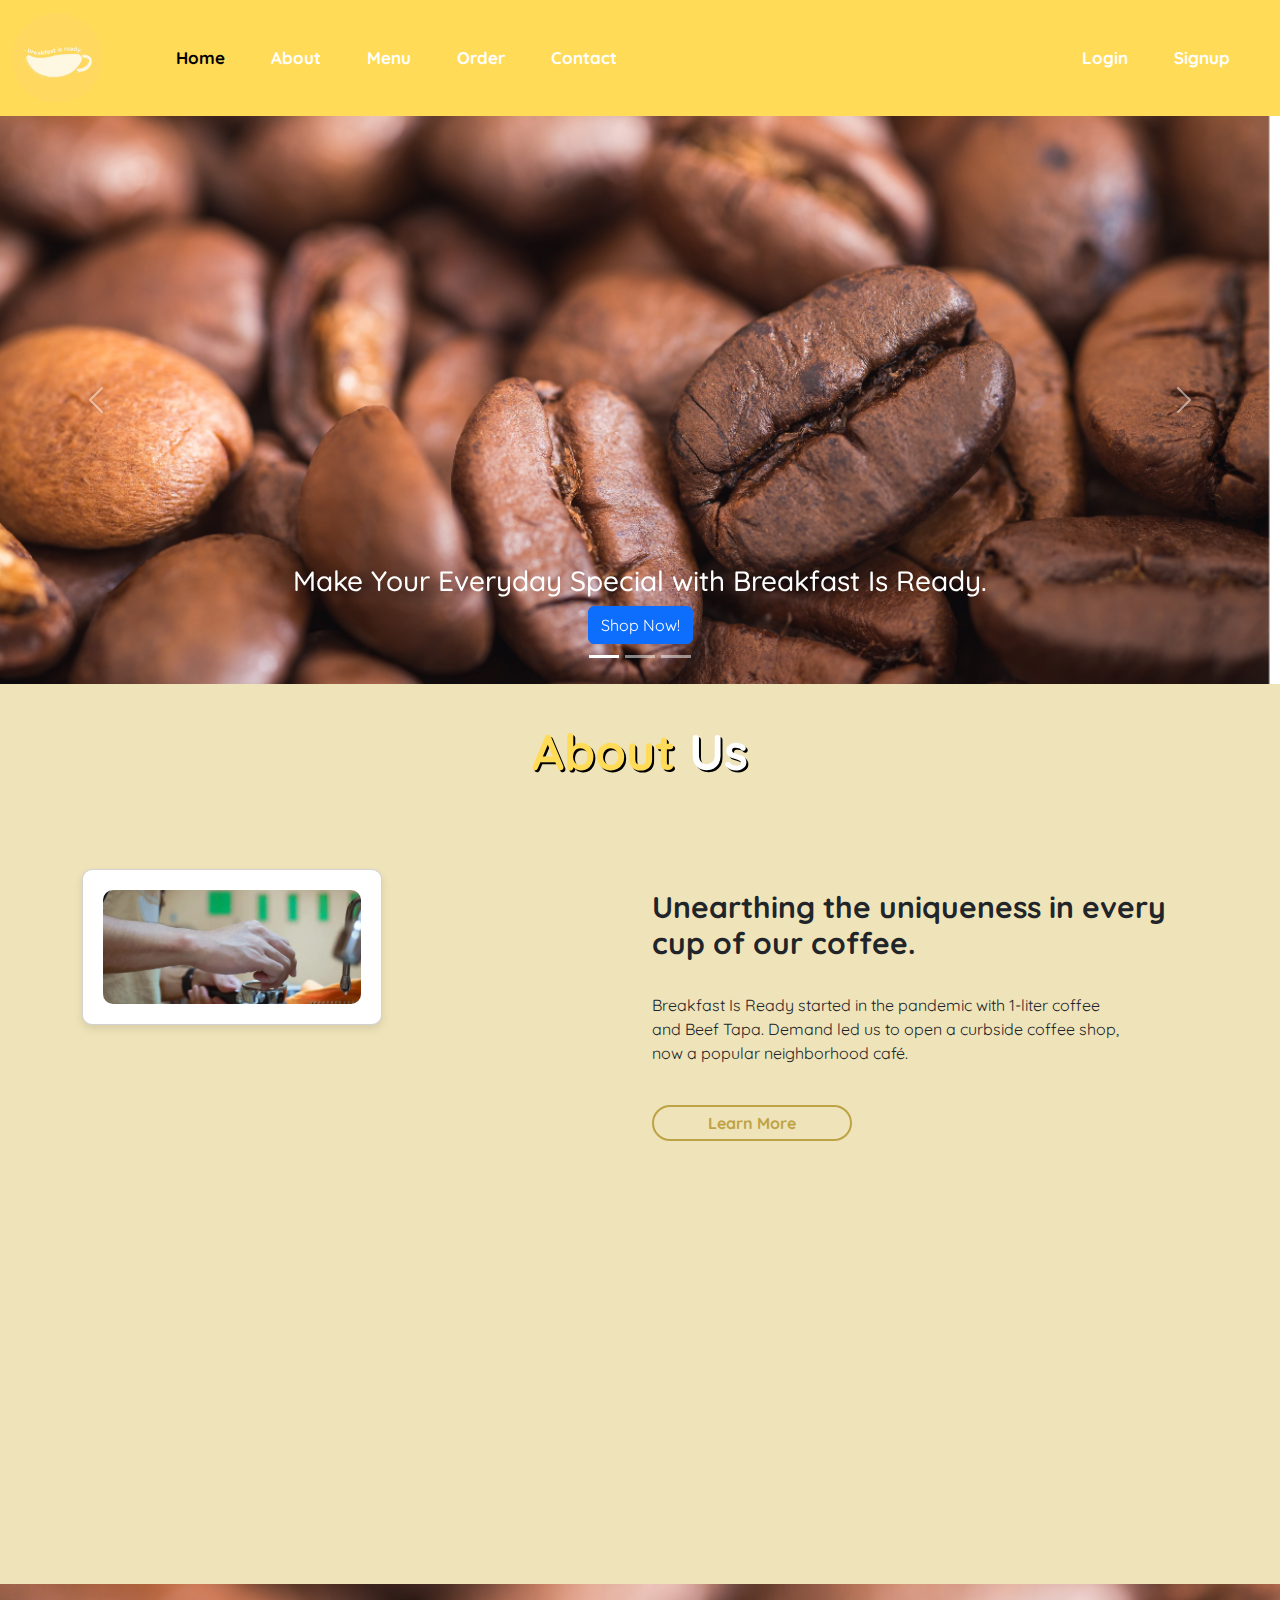
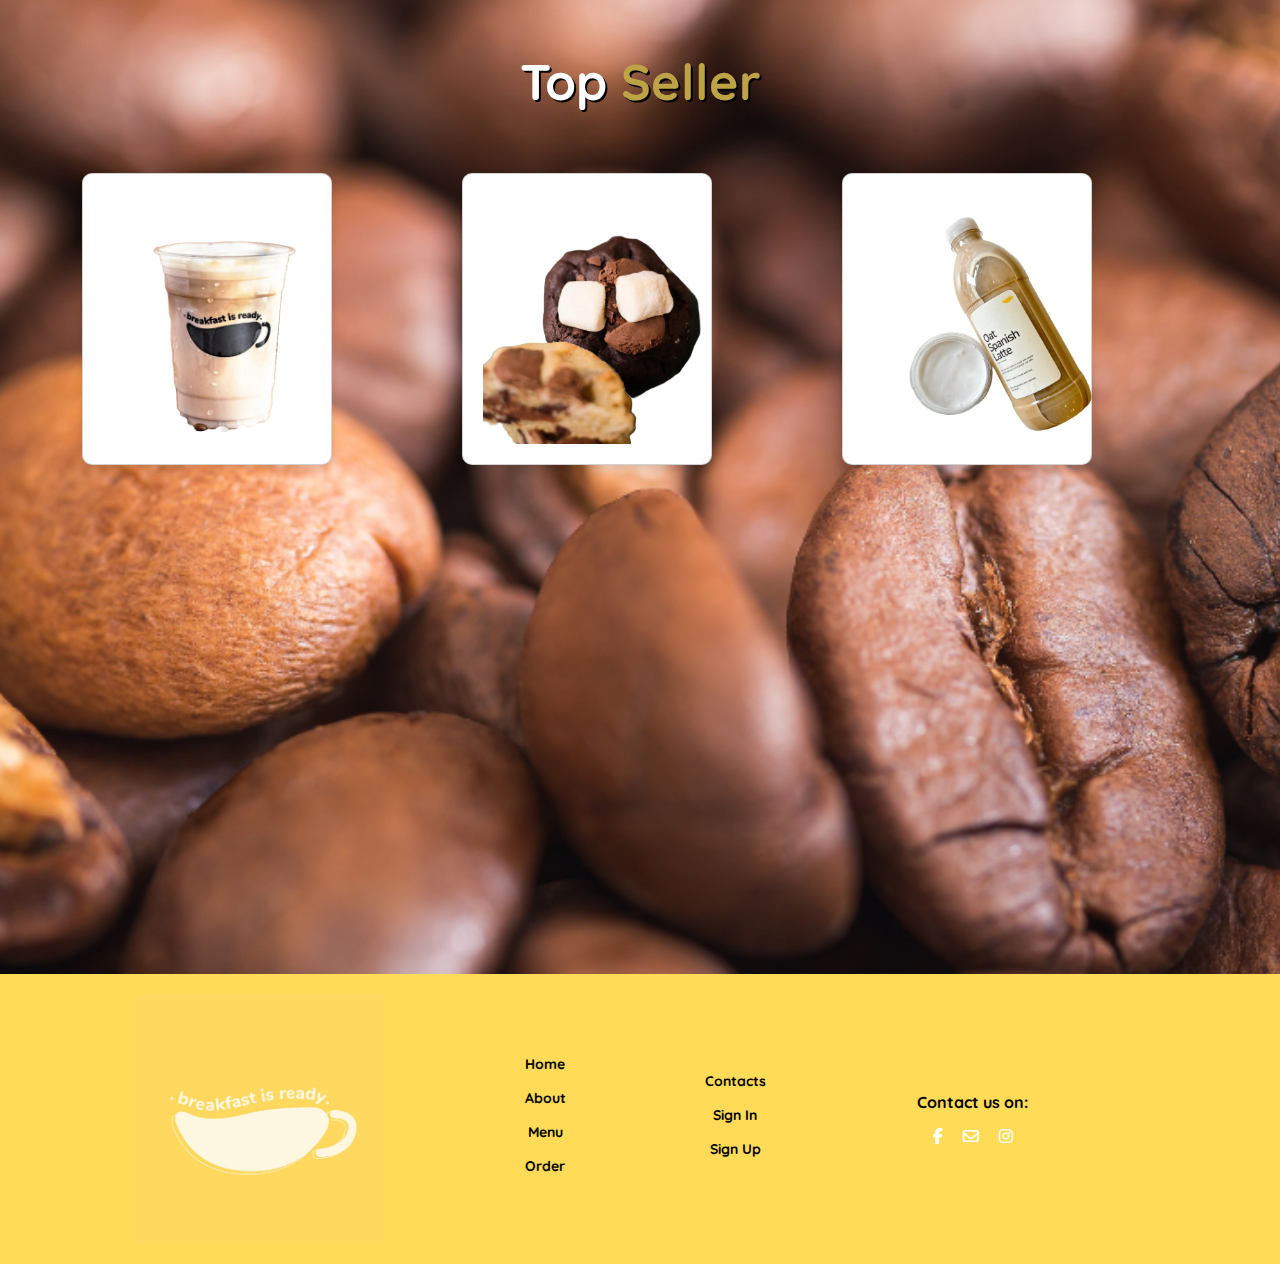
<file: index.html>
<!doctype html>
<html lang="en">
  <head>
    <meta charset="utf-8">
    <meta name="viewport" content="width=device-width, initial-scale=1">
    <title>Breakfast Is Ready</title>
    <link href="https://cdn.jsdelivr.net/npm/bootstrap@5.3.3/dist/css/bootstrap.min.css" rel="stylesheet" integrity="sha384-QWTKZyjpPEjISv5WaRU9OFeRpok6YctnYmDr5pNlyT2bRjXh0JMhjY6hW+ALEwIH" crossorigin="anonymous">
    <link rel="preconnect" href="https://fonts.googleapis.com">
    <link rel="preconnect" href="https://fonts.gstatic.com" crossorigin>
    <link href="https://fonts.googleapis.com/css2?family=Bakbak+One&family=Bebas+Neue&family=Jost:wght@510&family=Magra:wght@400;700&family=Montserrat+Alternates:ital,wght@0,100;0,200;0,300;0,400;0,500;0,600;0,700;0,800;0,900;1,100;1,200;1,300;1,400;1,500;1,600;1,700;1,800;1,900&family=Pathway+Gothic+One&family=Poppins:ital,wght@0,100;0,200;0,300;0,400;0,500;0,600;0,700;0,800;0,900;1,100;1,200;1,300;1,400;1,500;1,600;1,700;1,800;1,900&family=Quicksand:wght@300..700&family=Roboto:ital,wght@0,100;0,300;0,400;0,500;0,700;0,900;1,100;1,300;1,400;1,500;1,700;1,900&family=Saira+Condensed:wght@100;200;300;400;500;600;700;800;900&family=Truculenta:opsz,wght@12..72,100..900&display=swap" rel="stylesheet">
    <link rel="stylesheet" href="https://cdnjs.cloudflare.com/ajax/libs/font-awesome/6.5.2/css/all.min.css">
    <link rel="stylesheet" href="style.css">
  </head>
  <body>
    <script src="https://cdn.jsdelivr.net/npm/bootstrap@5.3.3/dist/js/bootstrap.bundle.min.js" integrity="sha384-YvpcrYf0tY3lHB60NNkmXc5s9fDVZLESaAA55NDzOxhy9GkcIdslK1eN7N6jIeHz" crossorigin="anonymous"></script>
    <div class="all-content">
        <nav class="navbar navbar-expand-lg" id="navbar">
          <div class="container-fluid">
            <a class="navbar-brand" href="#" id="logo"><img src="logo.jpg"></a>
            <button class="navbar-toggler" type="button" data-bs-toggle="collapse" data-bs-target="#navbarSupportedContent" aria-controls="navbarSupportedContent" aria-expanded="false" aria-label="Toggle navigation">
              <span><i class="fa-solid fa-bars" style="color: white; font-size: 23px;"></i></span>
            </button>
            <div class="collapse navbar-collapse" id="navbarSupportedContent">
              <ul class="navbar-nav me-auto mb-2 mb-lg-0">
                <li class="nav-item">
                  <a class="nav-link active" aria-current="page" href="index.html">Home</a>
                </li>
                <li class="nav-item">
                  <a class="nav-link" href="about is.html">About</a>
                </li>
                <li class="nav-item">
                  <a class="nav-link" href="menu.html">Menu</a>
                </li>
                <li class="nav-item">
                  <a class="nav-link" href="orders 1.html">Order</a>
                </li>
                <li class="nav-item">
                  <a class="nav-link" href="Feed.html">Contact</a>
                </li>
              </ul>
              <!-- Login and Signup Links -->
              <ul class="navbar-nav ms-auto mb-2 mb-lg-0">
                <li class="nav-item">
                  <a class="nav-link" href="ChooseLogin.php">Login</a>
                </li>
                <li class="nav-item">
                  <a class="nav-link" href="Registration.php">Signup</a>
                </li>
              </ul>
            </div>
          </div>
          
            </div>
        </nav>


        <div id="carouselExampleCaptions" class="carousel slide">
          <div class="carousel-indicators">
            <button type="button" data-bs-target="#carouselExampleCaptions" data-bs-slide-to="0" class="active" aria-current="true" aria-label="Slide 1"></button>
            <button type="button" data-bs-target="#carouselExampleCaptions" data-bs-slide-to="1" aria-label="Slide 2"></button>
            <button type="button" data-bs-target="#carouselExampleCaptions" data-bs-slide-to="2" aria-label="Slide 3"></button>
          </div>
          <div class="carousel-inner">
            <div class="carousel-item active">
              <img src="bg3.png" class="d-block w-100" alt="...">
              <div class="carousel-caption d-none d-md-block">
                <h3>Make Your Everyday Special with
                  Breakfast Is Ready.</h3>
                <a href="menu.html" class="btn btn-primary">Shop Now!</a>
              </div>
            </div>
            <div class="carousel-item">
              <img src="bg.png" class="d-block w-100" alt="...">
              <div class="carousel-caption d-none d-md-block">
                <<h3>What makes our coffee, coffee?</h3>
                <a href="about is.html" class="btn btn-primary">Know more about us!</a>
              </div>
            </div>
            <div class="carousel-item">
              <img src="bg2.png" class="d-block w-100" alt="...">
              <div class="carousel-caption d-none d-md-block">
                  <h3>Make your experience at our coffee shop memorable by savoring our freshly brewed coffee, enjoying the cozy ambiance, and indulging in our delicious pastries and snacks while you relax or catch up with friends.</h3>
              </div>
            </div>
          </div>
          <button class="carousel-control-prev" type="button" data-bs-target="#carouselExampleCaptions" data-bs-slide="prev">
            <span class="carousel-control-prev-icon" aria-hidden="true"></span>
            <span class="visually-hidden">Previous</span>
          </button>
          <button class="carousel-control-next" type="button" data-bs-target="#carouselExampleCaptions" data-bs-slide="next">
            <span class="carousel-control-next-icon" aria-hidden="true"></span>
            <span class="visually-hidden">Next</span>
          </button>
      </div>

        <section id="about">
            <div class="container">
                <div class="heading">About <span>Us</span></div>
                <div class="row">
                    <div class="col-md-6">
                        <div class="card">
                            <img src="bg2.png">
                        </div>
                    </div>
                    
                    <div class="col-md-6">
                        <h3>Unearthing the uniqueness in every cup of our coffee.</h3><br>
                        <p>Breakfast Is Ready started in the pandemic with 1-liter coffee <br>
                            and Beef Tapa. Demand led us to open a curbside coffee shop, <br>
                            now a popular neighborhood café.</p><br>

                            <a href="about is.html">
                                <button id="about-btn">Learn More</button>
                            </a>
                            
                    </div>
                    
                </div>
            </div>
        </section>
        <section id="top-cards">
            <div class="heading2">Top<span> Seller</span></div><br>
            <div class="container">
                <div class="row">
                    <div class="col-md-4 py-3 py-md-0">
                        <div class="card">
                            <img src="cappucino.png">
                        </div>
                    </div>

                    <div class="col-md-4 py-3 py-md-0">
                        <div class="card">
                            <img src="doublechococookie.png">
                        </div>
                    </div>

                    <div class="col-md-4 py-3 py-md-0">
                        <div class="card">
                            <img src="oatspanishlattel1l2.png">
                        </div>
                    </div>
                </div>
            </div>
        </section>
        
        <footer class="footer text-white">
            <div class="container">
              <div class="row align-items-center">
                <div class="col-md-4 text-center text-md-left mb-3 mb-md-0">
                  <img src="logo.jpg" alt="Logo" class="footer-logo">
                </div>
                <div class="col-md-2 text-center">
                  <div class="footer-links">
                    <div><a href="index.html" class="footer-link">Home</a></div>
                    <div><a href="about is.html" class="footer-link">About</a></div>
                    <div><a href="menu.html" class="footer-link">Menu</a></div>
                    <div><a href="orders 1.html" class="footer-link">Order</a></div>
                  </div>
                </div>
        
                <div class="col-md-2 text-center">
                    <div class="footer-links">
                      <div><a href="Feed.html" class="footer-link">Contacts</a></div>
                      <div><a href="ChooseLogin.php" class="footer-link">Sign In</a></div>
                      <div><a href="Registration.php" class="footer-link">Sign Up</a></div>
                    </div>
                  </div>
        
                <div class="col-md-3 text-center text-md-right">
                  <div class="social-media-title">Contact us on:</div>
                  <a href="https://web.facebook.com/breakyready" class="text-white mx-2"><i class="fab fa-facebook-f"></i></a>
                  <a href="breakfastisready2020@gmail.com" class="text-white mx-2"><i class="fa-regular fa-envelope"></i></a>
                  <a href="https://www.instagram.com/breakfast.isready/" class="text-white mx-2"><i class="fab fa-instagram"></i></a>
                </div>
              </div>
            </div>
          </footer>
        
          <script src="https://code.jquery.com/jquery-3.5.1.slim.min.js"></script>
          <script src="https://cdn.jsdelivr.net/npm/@popperjs/core@2.5.4/dist/umd/popper.min.js"></script>
          <script src="https://stackpath.bootstrapcdn.com/bootstrap/4.5.2/js/bootstrap.min.js"></script>
    </div>
    <script src="https://cdn.jsdelivr.net/npm/bootstrap@5.3.3/dist/js/bootstrap.bundle.min.js" integrity="sha384-YvpcrYf0tY3lHB60NNkmXc5s9fDVZLESaAA55NDzOxhy9GkcIdslK1eN7N6jIeHz" crossorigin="anonymous"></script>
  </body>
</html>
</file>
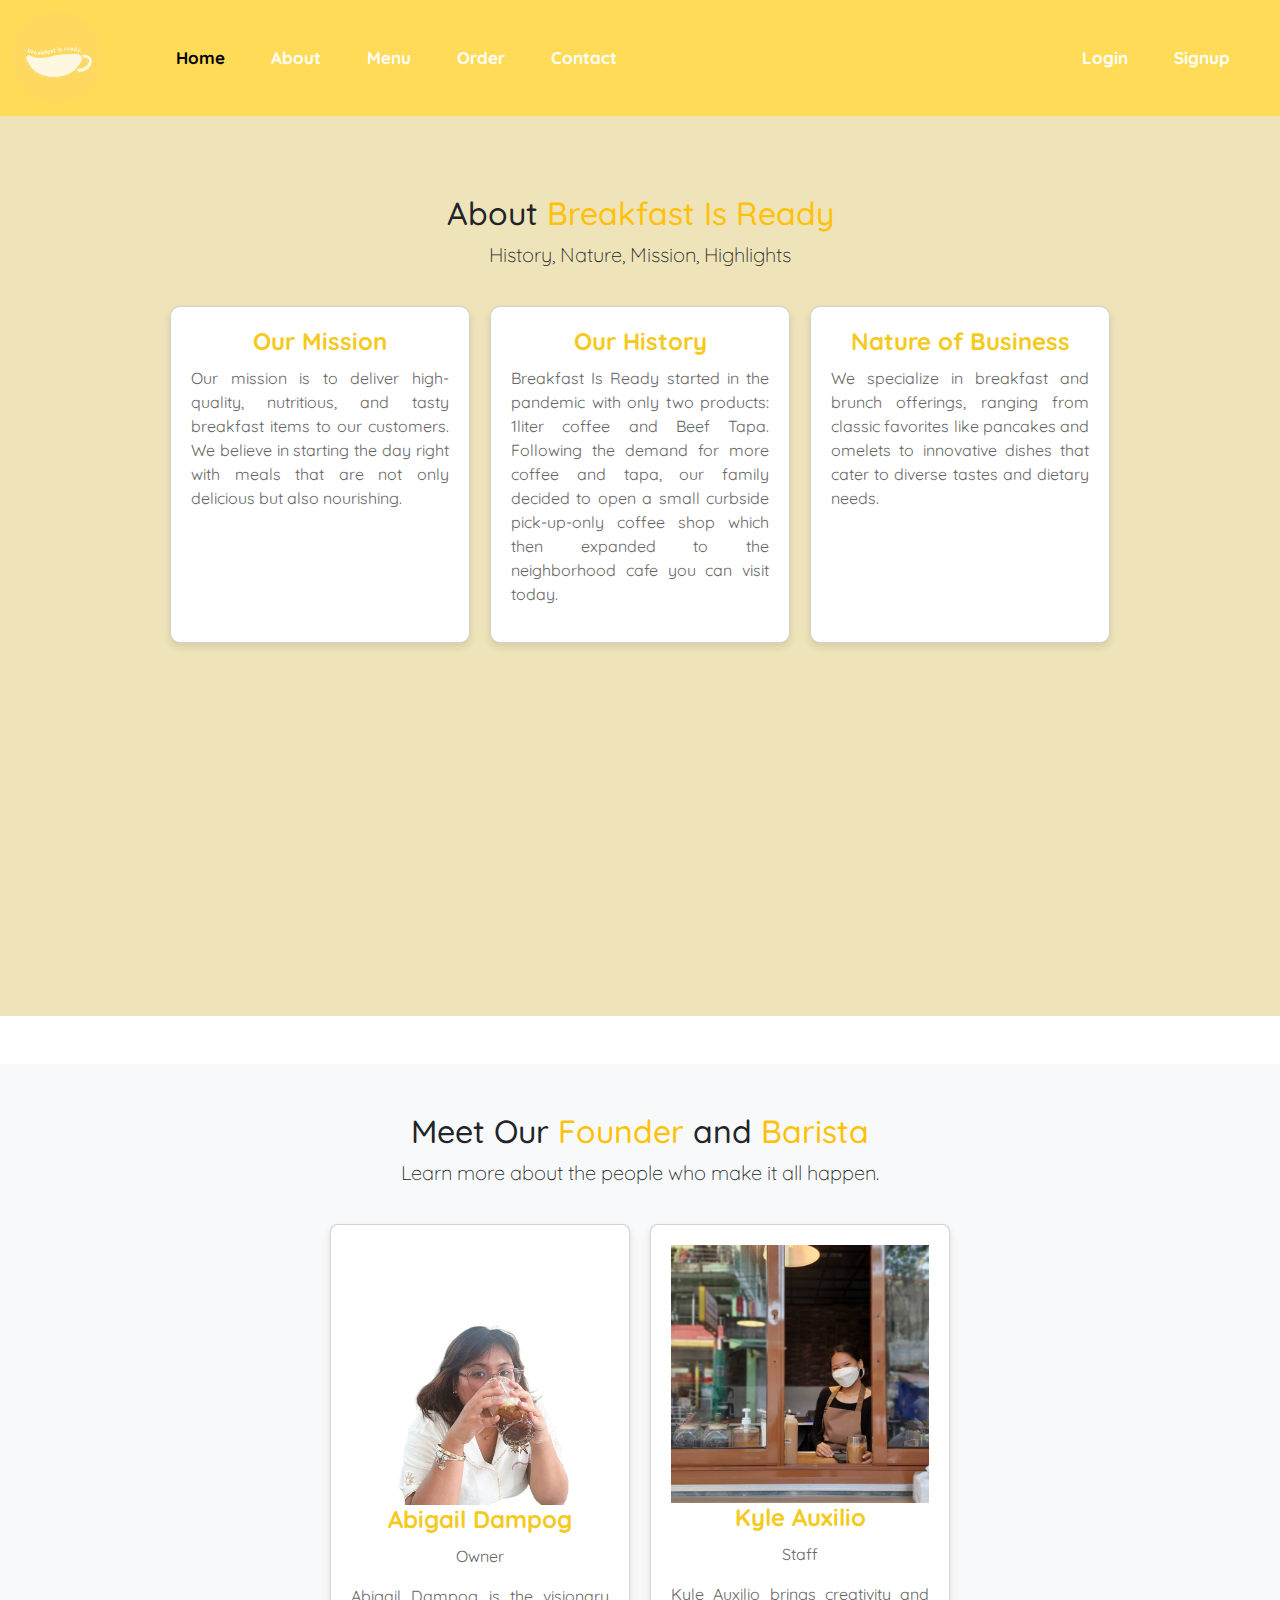
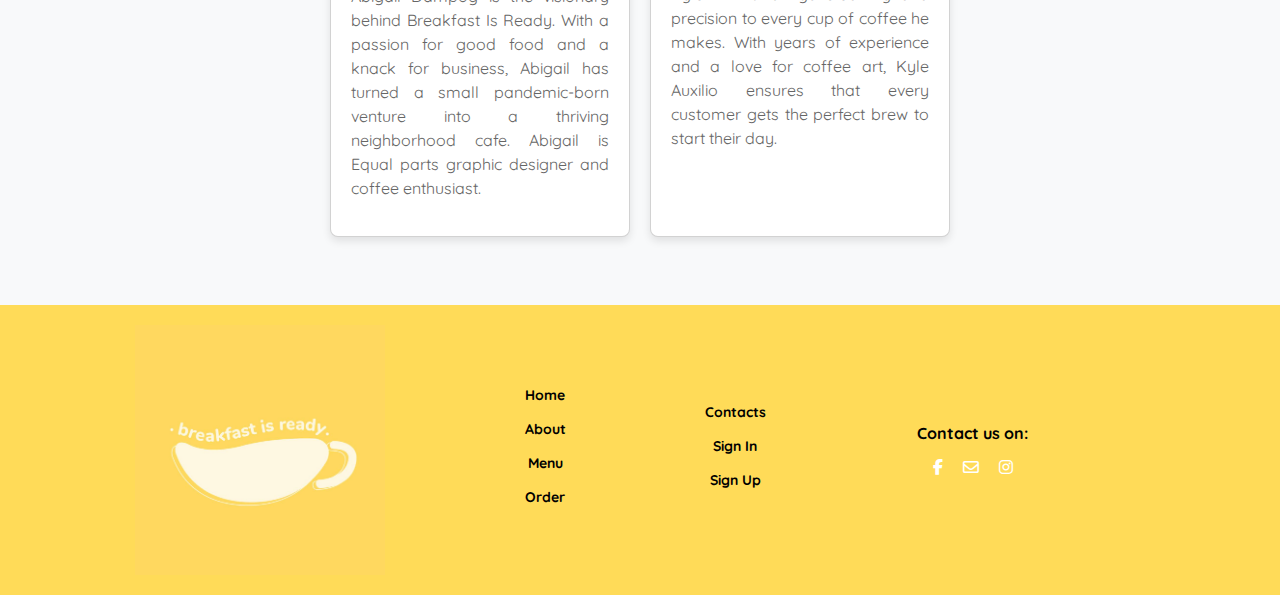
<file: about is.html>
<!doctype html>
<html lang="en">
  <head>
    <meta charset="utf-8">
    <meta name="viewport" content="width=device-width, initial-scale=1">
    <title>Breakfast Is Ready</title>
    <link href="https://cdn.jsdelivr.net/npm/bootstrap@5.3.3/dist/css/bootstrap.min.css" rel="stylesheet" integrity="sha384-QWTKZyjpPEjISv5WaRU9OFeRpok6YctnYmDr5pNlyT2bRjXh0JMhjY6hW+ALEwIH" crossorigin="anonymous">
    <link rel="preconnect" href="https://fonts.googleapis.com">
    <link rel="preconnect" href="https://fonts.gstatic.com" crossorigin>
    <link href="https://fonts.googleapis.com/css2?family=Bakbak+One&family=Bebas+Neue&family=Jost:wght@510&family=Magra:wght@400;700&family=Magra:wght@400;700&family=Montserrat+Alternates:ital,wght@0,100;0,200;0,300;0,400;0,500;0,600;0,700;0,800;0,900&family=Pathway+Gothic+One&family=Poppins:ital,wght@0,100;0,200;0,300;0,400;0,500;0,600;0,700;0,800;0,900&family=Quicksand:wght@300..700&family=Roboto:ital,wght@0,100;0,300;0,400;0,500;0,700;0,900;1,100;1,300;1,400;1,500;1,700;1,900&family=Saira+Condensed:wght@100;200;300;400;500;600;700;800;900&family=Truculenta:opsz,wght@12..72,100..900&display=swap" rel="stylesheet">
    <link rel="stylesheet" href="https://cdnjs.cloudflare.com/ajax/libs/font-awesome/6.5.2/css/all.min.css">
    <link rel="stylesheet" href="style.css">
  </head>
  <style>
    .fixed-image {
    width: 200px; 
    height: 200px; 
}

.larger-image {
    width: 300px; 
    height: auto; 
}

  </style>
  <body>
    <div class="all-content">
      <nav class="navbar navbar-expand-lg" id="navbar">
        <div class="container-fluid">
          <a class="navbar-brand" href="#" id="logo"><img src="logo.jpg"></a>
          <button class="navbar-toggler" type="button" data-bs-toggle="collapse" data-bs-target="#navbarSupportedContent" aria-controls="navbarSupportedContent" aria-expanded="false" aria-label="Toggle navigation">
            <span><i class="fa-solid fa-bars" style="color: white; font-size: 23px;"></i></span>
          </button>
          <div class="collapse navbar-collapse" id="navbarSupportedContent">
            <ul class="navbar-nav me-auto mb-2 mb-lg-0">
              <li class="nav-item">
                <a class="nav-link active" aria-current="page" href="index.html">Home</a>
              </li>
              <li class="nav-item">
                <a class="nav-link" href="about is.html">About</a>
              </li>
              <li class="nav-item">
                <a class="nav-link" href="menu.html">Menu</a>
              </li>
              <li class="nav-item">
                <a class="nav-link" href="orders 1.html">Order</a>
              </li>
              <li class="nav-item">
                <a class="nav-link" href="Feed.html">Contact</a>
              </li>
            </ul>
            <!-- Login and Signup Links -->
            <ul class="navbar-nav ms-auto mb-2 mb-lg-0">
              <li class="nav-item">
                <a class="nav-link" href="ChooseLogin.php">Login</a>
              </li>
              <li class="nav-item">
                <a class="nav-link" href="Registration.php">Signup</a>
              </li>
            </ul>
          </div>
        </div>
        
      </nav>

        <section id="about" class="py-5">
            <div class="container">
                <div class="row">
                    <div class="col-md-12 text-center">
                        <h2>About <span class="text-warning">Breakfast Is Ready</span></h2>
                        <p class="lead">History, Nature, Mission, Highlights</p>
                    </div>
                </div>
                <div class="card-container">
                    <div class="card">
                        <h2>Our Mission</h2>
                        <p>Our mission is to deliver high-quality, nutritious, and tasty breakfast items to our customers. 
                            We believe in starting the day right with meals that are not only delicious but also nourishing.</p>
                    </div>
            
                    <div class="card">
                        <h2>Our History</h2>
                        <p>Breakfast Is Ready started in the pandemic with only two products: 1liter coffee and Beef Tapa. 
                            Following the demand for more coffee and tapa, our family decided to open a small curbside 
                            pick-up-only coffee shop which then expanded to the neighborhood cafe you can visit today.</p>
                    </div>
            
                    <div class="card">
                        <h2>Nature of Business</h2>
                        <p>We specialize in breakfast and brunch offerings, ranging from classic favorites like pancakes 
                            and omelets to innovative dishes that cater to diverse tastes and dietary needs.</p>
                    </div>
                </div>
            </div>
        </section>

        <section id="personnel" class="py-5 bg-light mt-5">
            <div class="container">
                <div class="row">
                    <div class="col-md-12 text-center">
                        <h2>Meet Our <span class="text-warning">Founder</span> and <span class="text-warning">Barista</span></h2>
                        <p class="lead">Learn more about the people who make it all happen.</p>
                    </div>
                </div>
                <div class="card-container">
                    <div class="card">
                        <img src="owner.png" class="imgimg">
                        <h2>Abigail Dampog</h2>
                        <p style="text-align: center;">Owner</p>
                        <p>Abigail Dampog is the visionary behind Breakfast Is Ready. With a passion for good food and a knack for 
                            business, Abigail has turned a small pandemic-born venture into a thriving neighborhood cafe. 
                            Abigail is Equal parts graphic designer and coffee enthusiast.</p>
                    </div>
            
                    <div class="card">
                        <img src="staff6.jpg" class="imgimg">
                        <h2>Kyle Auxilio</h2>
                        <p style="text-align: center;">Staff</p>
                        <p>Kyle Auxilio brings creativity and precision to every cup of coffee he makes. 
                            With years of experience and a love for coffee art, Kyle Auxilio ensures that every 
                            customer gets the perfect brew to start their day.</p>
                    </div>
                </div>
        </section>
        <div>
            <footer class="footer text-white">
                <div class="container">
                  <div class="row align-items-center">
                    <div class="col-md-4 text-center text-md-left mb-3 mb-md-0">
                      <img src="logo.jpg" alt="Logo" class="footer-logo">
                    </div>
                    <div class="col-md-2 text-center">
                      <div class="footer-links">
                        <div><a href="index.html" class="footer-link">Home</a></div>
                        <div><a href="about is.html" class="footer-link">About</a></div>
                        <div><a href="menu.html" class="footer-link">Menu</a></div>
                        <div><a href="orders 1.html" class="footer-link">Order</a></div>
                      </div>
                    </div>
            
                    <div class="col-md-2 text-center">
                        <div class="footer-links">
                          <div><a href="Feed.html" class="footer-link">Contacts</a></div>
                          <div><a href="ChooseLogin.php" class="footer-link">Sign In</a></div>
                          <div><a href="Registration.php" class="footer-link">Sign Up</a></div>
                        </div>
                      </div>
            
                    <div class="col-md-3 text-center text-md-right">
                      <div class="social-media-title">Contact us on:</div>
                      <a href="https://web.facebook.com/breakyready" class="text-white mx-2"><i class="fab fa-facebook-f"></i></a>
                      <a href="breakfastisready2020@gmail.com" class="text-white mx-2"><i class="fa-regular fa-envelope"></i></a>
                      <a href="https://www.instagram.com/breakfast.isready/" class="text-white mx-2"><i class="fab fa-instagram"></i></a>
                    </div>
                  </div>
                </div>
              </footer>
            
              <script src="https://code.jquery.com/jquery-3.5.1.slim.min.js"></script>
              <script src="https://cdn.jsdelivr.net/npm/@popperjs/core@2.5.4/dist/umd/popper.min.js"></script>
              <script src="https://stackpath.bootstrapcdn.com/bootstrap/4.5.2/js/bootstrap.min.js"></script>
        </div>
        
        <script src="https://cdn.jsdelivr.net/npm/bootstrap@5.3.3/dist/js/bootstrap.bundle.min.js" integrity="sha384-YvpcrYf0tY3lHB60NNkmXc5s9fDVZLESaAA55NDzOxhy9GkcIdslK1eN7N6jIeHz" crossorigin="anonymous"></script>
      </body>
    </html>
</file>
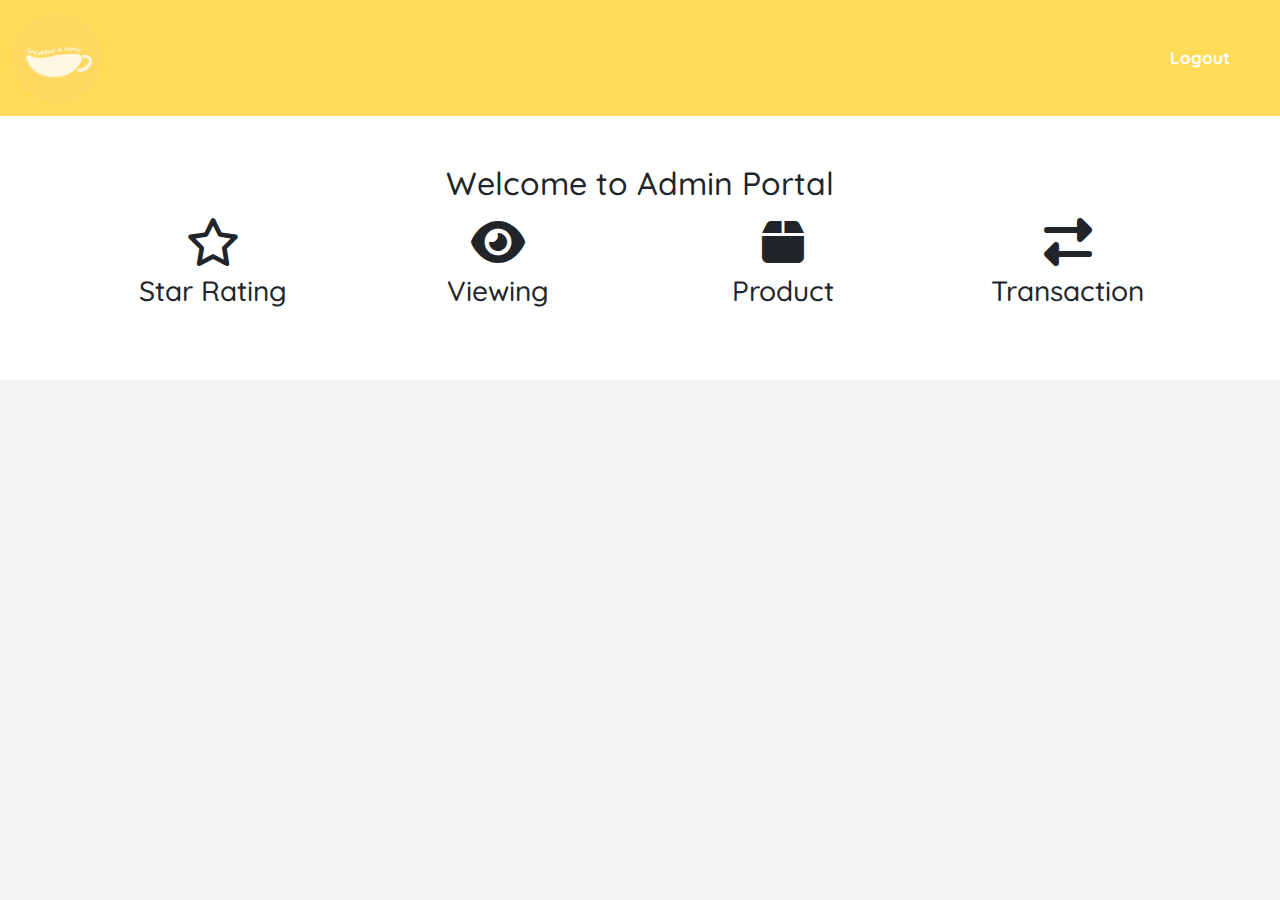
<file: Admin Portal.html>
<!doctype html>
<html lang="en">
<head>
  <meta charset="utf-8">
  <meta name="viewport" content="width=device-width, initial-scale=1">
  <title>Breakfast Is Ready</title>
  <link href="https://cdn.jsdelivr.net/npm/bootstrap@5.3.3/dist/css/bootstrap.min.css" rel="stylesheet" integrity="sha384-QWTKZyjpPEjISv5WaRU9OFeRpok6YctnYmDr5pNlyT2bRjXh0JMhjY6hW+ALEwIH" crossorigin="anonymous">
  <link rel="preconnect" href="https://fonts.googleapis.com">
  <link rel="preconnect" href="https://fonts.gstatic.com" crossorigin>
  <link href="https://fonts.googleapis.com/css2?family=Bakbak+One&family=Bebas+Neue&family=Jost:wght@510&family=Magra:wght@400;700&family=Magra:wght@400;700&family=Montserrat+Alternates:ital,wght@0,100;0,200;0,300;0,400;0,500;0,600;0,700;0,800;0,900&family=Pathway+Gothic+One&family=Poppins:ital,wght@0,100;0,200;0,300;0,400;0,500;0,600;0,700;0,800;0,900&family=Quicksand:wght@300..700&family=Roboto:ital,wght@0,100;0,300;0,400;0,500;0,700;0,900;1,100;1,300;1,400;1,500;1,700;1,900&family=Saira+Condensed:wght@100;200;300;400;500;600;700;800;900&family=Truculenta:opsz,wght@12..72,100..900&display=swap" rel="stylesheet">
  <link rel="stylesheet" href="https://cdnjs.cloudflare.com/ajax/libs/font-awesome/6.5.2/css/all.min.css">
  <link rel="stylesheet" href="style.css">
</head>
<style>
  .fixed-image {
    width: 200px;
    height: 200px;
  }

  .larger-image {
    width: 300px;
    height: auto;
  }
</style>
<body>
<div class="all-content">
  <nav class="navbar navbar-expand-lg" id="navbar">
    <div class="container-fluid">
      <a class="navbar-brand" href="#" id="logo"><img src="logo.jpg"></a>
      <button class="navbar-toggler" type="button" data-bs-toggle="collapse" data-bs-target="#navbarSupportedContent" aria-controls="navbarSupportedContent" aria-expanded="false" aria-label="Toggle navigation">
        <span><i class="fa-solid fa-bars" style="color: white; font-size: 23px;"></i></span>
      </button>
      <div class="collapse navbar-collapse" id="navbarSupportedContent">
        <ul class="navbar-nav me-auto mb-2 mb-lg-0">

        </ul>
        <!-- Login and Signup Links -->
        <ul class="navbar-nav ms-auto mb-2 mb-lg-0">

          <li class="nav-item">
            <a class="nav-link" href="index.html">Logout</a>
          </li>
        </ul>
      </div>
    </div>
  </nav>

  <section id="admin-portal" class="py-5">
    <div class="container">
      <div class="row">
        <div class="col-md-12 text-center">
          <h2>Welcome to Admin Portal</h2>
          <p class="lead"></p>
        </div>
      </div>
      <div class="row justify-content-center">
        <div class="col-md-3 text-center">
          <a href="admin.php" class="text-decoration-none text-dark">
            <div class="icon-box mb-4">
              <i class="far fa-star fa-3x"></i> <!-- Changed to star icon -->
              <h3 class="mt-2">Star Rating</h3> <!-- Updated text -->
            </div>
          </a>
        </div>
        <div class="col-md-3 text-center">
          <a href="index.php" class="text-decoration-none text-dark">
            <div class="icon-box mb-4">
              <i class="fas fa-eye fa-3x"></i>
              <h3 class="mt-2">Viewing</h3>
            </div>
          </a>
        </div>
        <div class="col-md-3 text-center">
          <a href="product.php" class="text-decoration-none text-dark">
            <div class="icon-box mb-4">
              <i class="fas fa-box fa-3x"></i>
              <h3 class="mt-2">Product</h3>
            </div>
          </a>
        </div>
        <div class="col-md-3 text-center">
          <a href="transaction.php" class="text-decoration-none text-dark">
            <div class="icon-box mb-4">
              <i class="fas fa-exchange-alt fa-3x"></i>
              <h3 class="mt-2">Transaction</h3>
            </div>
          </a>
        </div>
      </div>
    </div>
  </section>

  <script src="https://code.jquery.com/jquery-3.5.1.slim.min.js"></script>
  <script src="https://cdn.jsdelivr.net/npm/@popperjs/core@2.5.4/dist/umd/popper.min.js"></script>
  <script src="https://stackpath.bootstrapcdn.com/bootstrap/4.5.2/js/bootstrap.min.js"></script>
</div>

<script src="https://cdn.jsdelivr.net/npm/bootstrap@5.3.3/dist/js/bootstrap.bundle.min.js" integrity="sha384-YvpcrYf0tY3lHB60NNkmXc5s9fDVZLESaAA55NDzOxhy9GkcIdslK1eN7N6jIeHz" crossorigin="anonymous"></script>
</body>
</html>
</file>
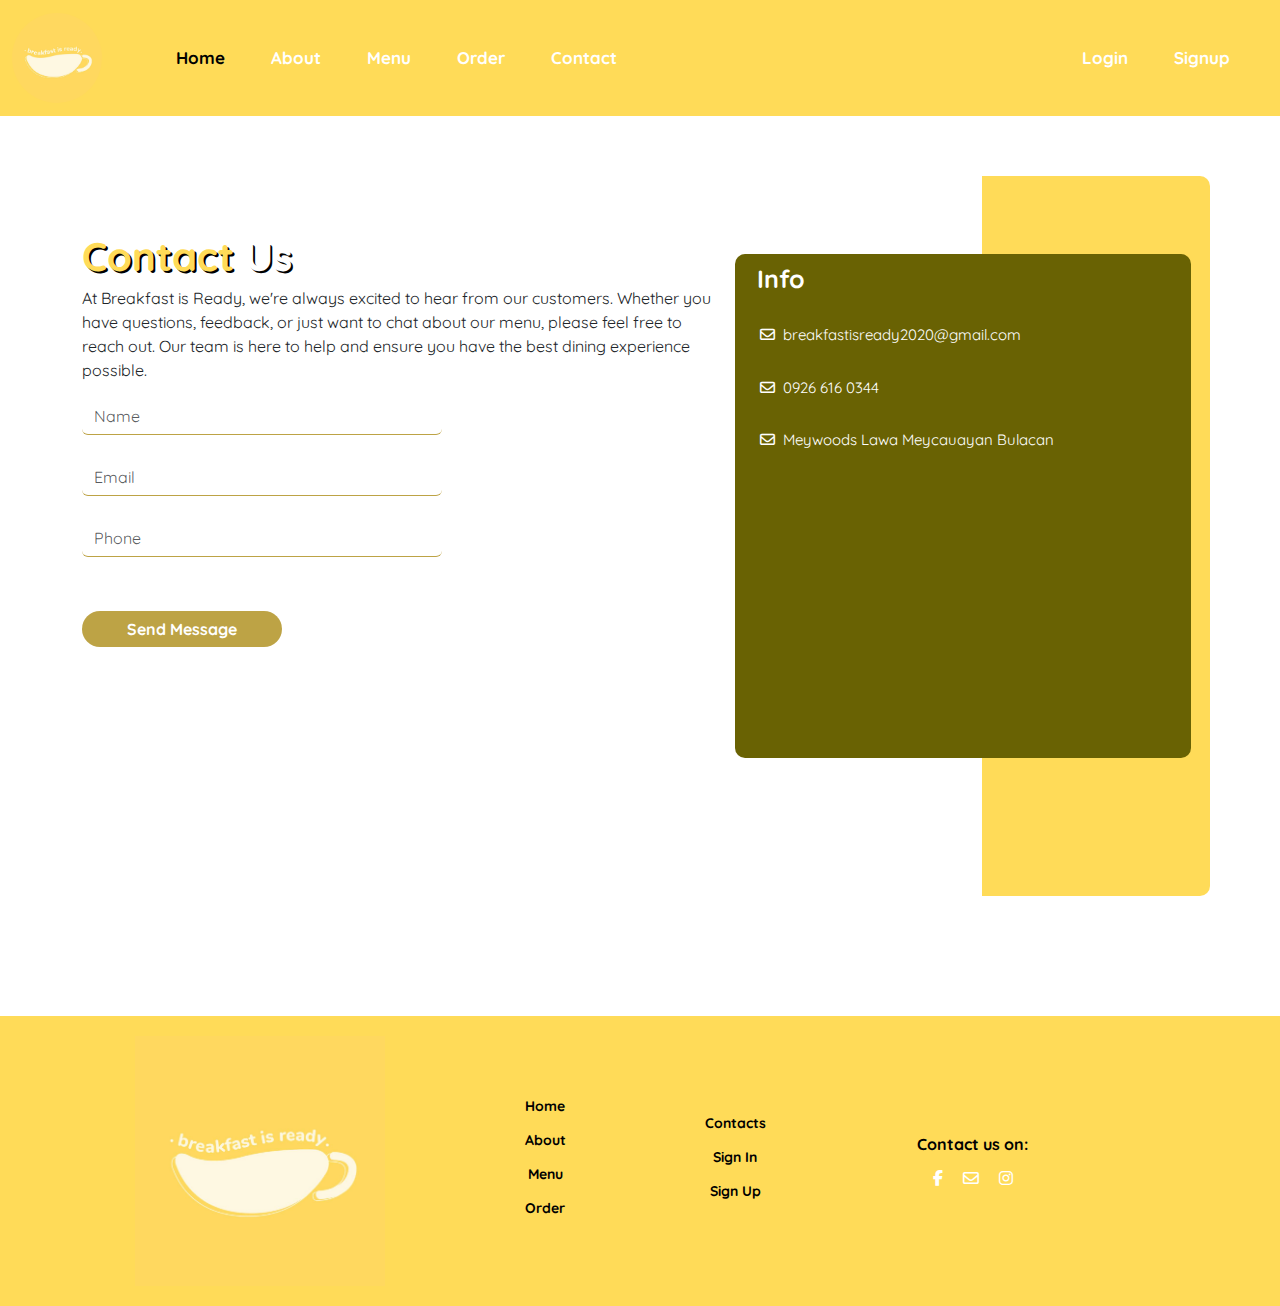
<file: contact.html>
<!doctype html>
<html lang="en">
  <head>
    <meta charset="utf-8">
    <meta name="viewport" content="width=device-width, initial-scale=1">
    <title>Breakfast Is Ready</title>
    <link href="https://cdn.jsdelivr.net/npm/bootstrap@5.3.3/dist/css/bootstrap.min.css" rel="stylesheet" integrity="sha384-QWTKZyjpPEjISv5WaRU9OFeRpok6YctnYmDr5pNlyT2bRjXh0JMhjY6hW+ALEwIH" crossorigin="anonymous">
    <link rel="preconnect" href="https://fonts.googleapis.com">
    <link rel="preconnect" href="https://fonts.gstatic.com" crossorigin>
    <link href="https://fonts.googleapis.com/css2?family=Bakbak+One&family=Bebas+Neue&family=Jost:wght@510&family=Magra:wght@400;700&family=Montserrat+Alternates:ital,wght@0,100;0,200;0,300;0,400;0,500;0,600;0,700;0,800;0,900;1,100;1,200;1,300;1,400;1,500;1,600;1,700;1,800;1,900&family=Pathway+Gothic+One&family=Poppins:ital,wght@0,100;0,200;0,300;0,400;0,500;0,600;0,700;0,800;0,900;1,100;1,200;1,300;1,400;1,500;1,600;1,700;1,800;1,900&family=Quicksand:wght@300..700&family=Roboto:ital,wght@0,100;0,300;0,400;0,500;0,700;0,900;1,100;1,300;1,400;1,500;1,700;1,900&family=Saira+Condensed:wght@100;200;300;400;500;600;700;800;900&family=Truculenta:opsz,wght@12..72,100..900&display=swap" rel="stylesheet">
    <link rel="stylesheet" href="https://cdnjs.cloudflare.com/ajax/libs/font-awesome/6.5.2/css/all.min.css">
    <link rel="stylesheet" href="style.css">
  </head>
  <body>
    <div class="all-content">
      <nav class="navbar navbar-expand-lg" id="navbar">
        <div class="container-fluid">
          <a class="navbar-brand" href="#" id="logo"><img src="logo.jpg"></a>
          <button class="navbar-toggler" type="button" data-bs-toggle="collapse" data-bs-target="#navbarSupportedContent" aria-controls="navbarSupportedContent" aria-expanded="false" aria-label="Toggle navigation">
            <span><i class="fa-solid fa-bars" style="color: white; font-size: 23px;"></i></span>
          </button>
          <div class="collapse navbar-collapse" id="navbarSupportedContent">
            <ul class="navbar-nav me-auto mb-2 mb-lg-0">
              <li class="nav-item">
                <a class="nav-link active" aria-current="page" href="index.html">Home</a>
              </li>
              <li class="nav-item">
                <a class="nav-link" href="about is.html">About</a>
              </li>
              <li class="nav-item">
                <a class="nav-link" href="menu.html">Menu</a>
              </li>
              <li class="nav-item">
                <a class="nav-link" href="orders 1.html">Order</a>
              </li>
              <li class="nav-item">
                <a class="nav-link" href="contact.html">Contact</a>
              </li>
            </ul>
            <!-- Login and Signup Links -->
            <ul class="navbar-nav ms-auto mb-2 mb-lg-0">
              <li class="nav-item">
                <a class="nav-link" href="ChooseLogin.php">Login</a>
              </li>
              <li class="nav-item">
                <a class="nav-link" href="Registration.php">Signup</a>
              </li>
            </ul>
          </div>
        </div>
        
      </nav>


        

        <section id="contact">
            <div class="container">
                <div class="row">
                    <div class="col-md-7">
                        <div class="heading3">Contact <span>Us</span></div>
                        <p>At Breakfast is Ready, we're always excited to hear from our customers. Whether you have questions, feedback, or just want to chat about our menu, please feel free to reach out. Our team is here to help and ensure you have the best dining experience possible.
                        </p>
                        <input type="text" class="form-control" placeholder="Name" aria-label="default input example"><br>
                        <input type="text" class="form-control" placeholder="Email" aria-label="default input example"><br>
                        <input type="text" class="form-control" placeholder="Phone" aria-label="default input example"><br>
                        <button id="contact-btn">Send Message</button>
                    </div>

                    <div class="col-md-5" id="col">
                        <h1>Info</h1>
                        <p><i class="fa-regular fa-envelope"></i>&nbsp;&nbsp;breakfastisready2020@gmail.com</p>
                        <p><i class="fa-regular fa-envelope"></i>&nbsp;&nbsp;0926 616 0344</p>
                        <p><i class="fa-regular fa-envelope"></i>&nbsp;&nbsp;Meywoods Lawa Meycauayan Bulacan</p>
                    </div>
                </div>
            </div>
        </section>

        <footer class="footer text-white">
            <div class="container">
              <div class="row align-items-center">
                <div class="col-md-4 text-center text-md-left mb-3 mb-md-0">
                  <img src="logo.jpg" alt="Logo" class="footer-logo">
                </div>
                <div class="col-md-2 text-center">
                  <div class="footer-links">
                    <div><a href="index.html" class="footer-link">Home</a></div>
                    <div><a href="about is.html" class="footer-link">About</a></div>
                    <div><a href="menu.html" class="footer-link">Menu</a></div>
                    <div><a href="orders 1.html" class="footer-link">Order</a></div>
                  </div>
                </div>
        
                <div class="col-md-2 text-center">
                    <div class="footer-links">
                      <div><a href="contact.html" class="footer-link">Contacts</a></div>
                      <div><a href="ChooseLogin.php" class="footer-link">Sign In</a></div>
                      <div><a href="Registration.php" class="footer-link">Sign Up</a></div>
                    </div>
                  </div>
        
                <div class="col-md-3 text-center text-md-right">
                  <div class="social-media-title">Contact us on:</div>
                  <a href="https://web.facebook.com/breakyready" class="text-white mx-2"><i class="fab fa-facebook-f"></i></a>
                  <a href="breakfastisready2020@gmail.com" class="text-white mx-2"><i class="fa-regular fa-envelope"></i></a>
                  <a href="https://www.instagram.com/breakfast.isready/" class="text-white mx-2"><i class="fab fa-instagram"></i></a>
                </div>
              </div>
            </div>
          </footer>
        
          <script src="https://code.jquery.com/jquery-3.5.1.slim.min.js"></script>
          <script src="https://cdn.jsdelivr.net/npm/@popperjs/core@2.5.4/dist/umd/popper.min.js"></script>
          <script src="https://stackpath.bootstrapcdn.com/bootstrap/4.5.2/js/bootstrap.min.js"></script>


    </div>
    
    <script src="https://cdn.jsdelivr.net/npm/bootstrap@5.3.3/dist/js/bootstrap.bundle.min.js" integrity="sha384-YvpcrYf0tY3lHB60NNkmXc5s9fDVZLESaAA55NDzOxhy9GkcIdslK1eN7N6jIeHz" crossorigin="anonymous"></script>
  </body>
</html>
</file>
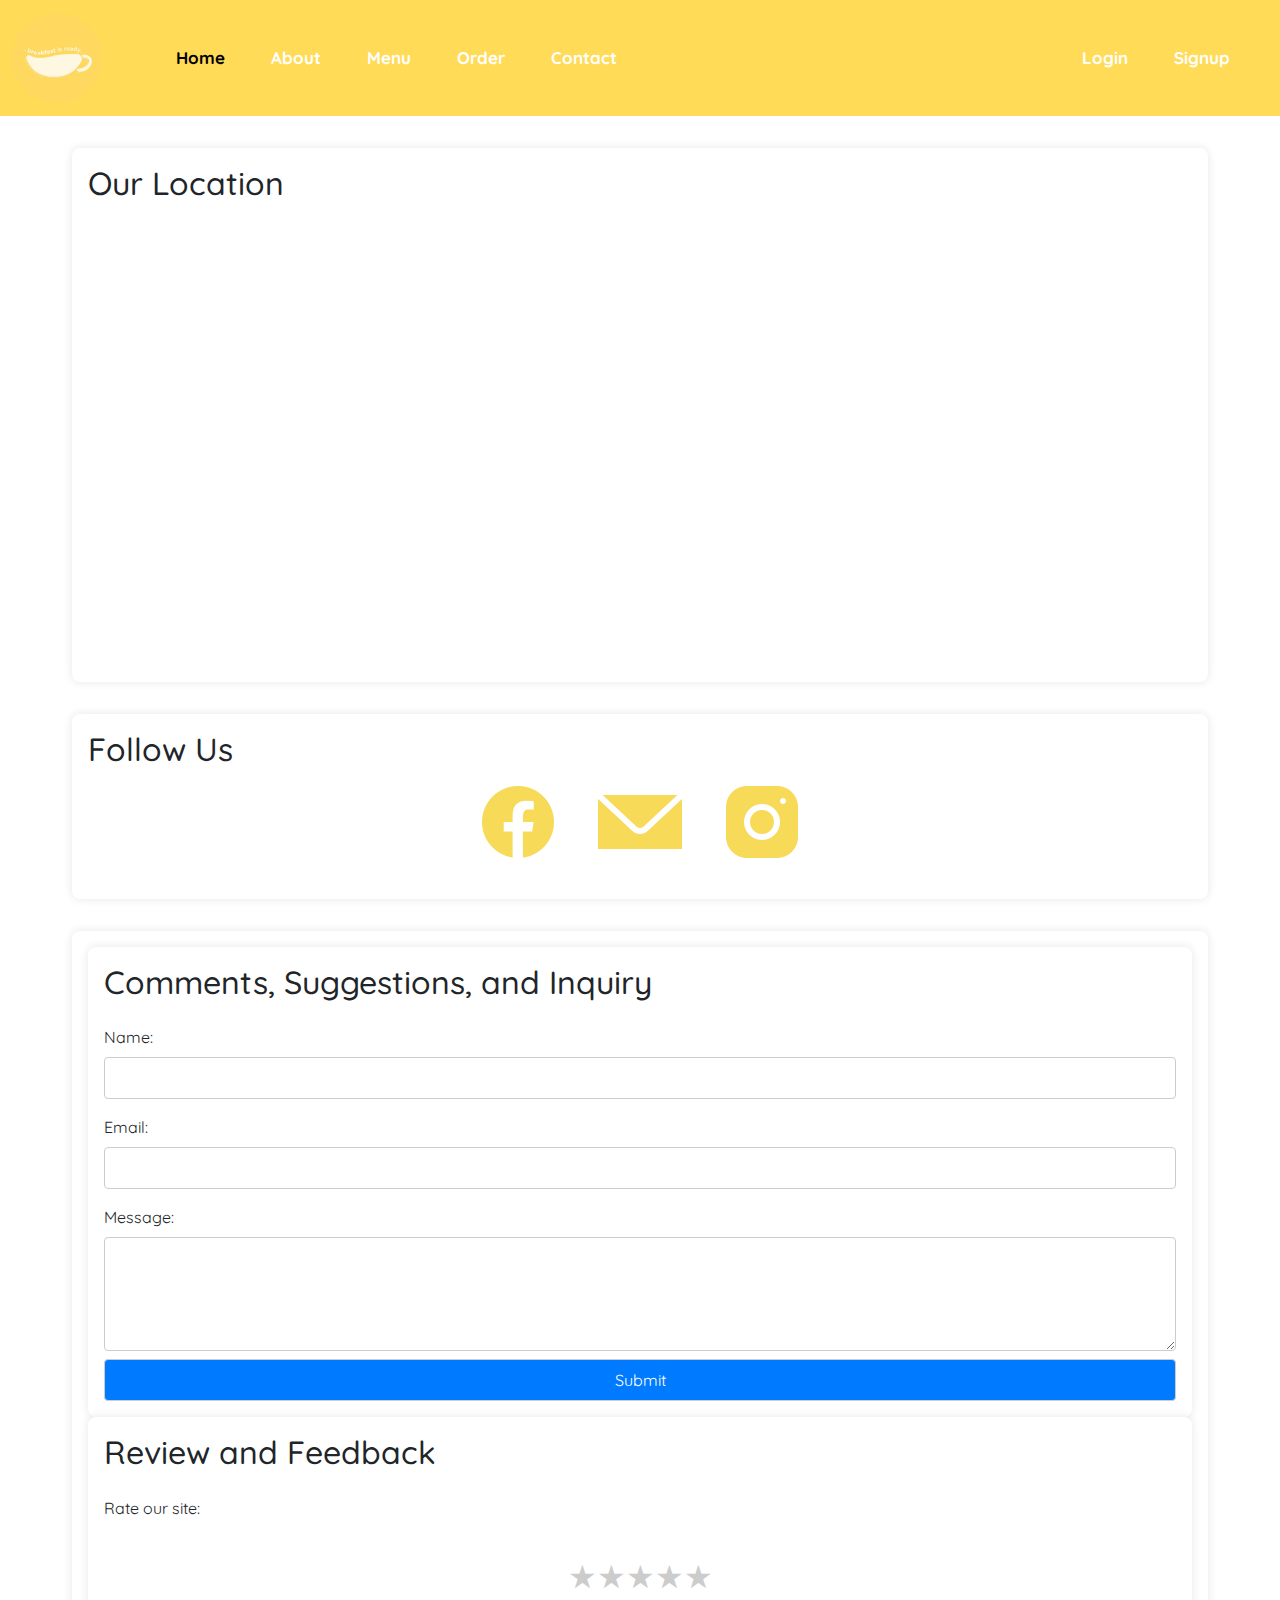
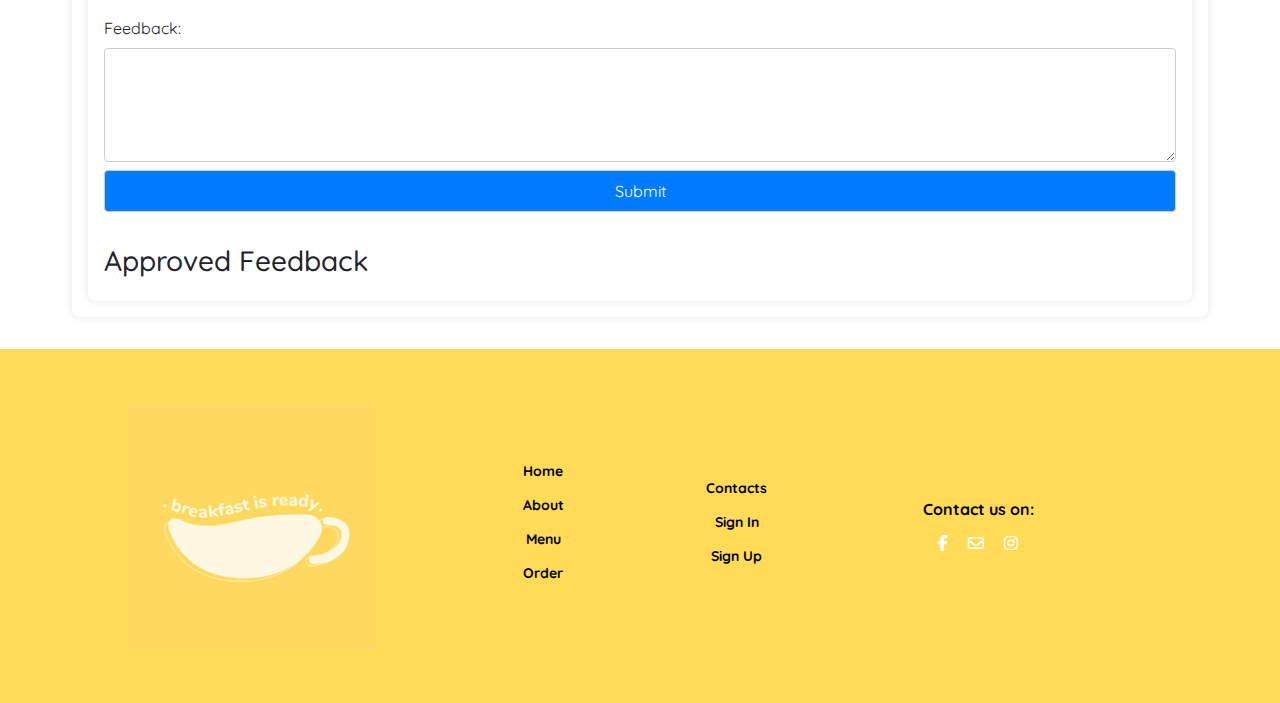
<file: Feed.html>
<!DOCTYPE html>
<html lang="en">
<head>
  <meta charset="utf-8">
  <meta name="viewport" content="width=device-width, initial-scale=1">
  <title>Breakfast Is Ready</title>
  <link href="https://cdn.jsdelivr.net/npm/bootstrap@5.3.3/dist/css/bootstrap.min.css" rel="stylesheet" integrity="sha384-QWTKZyjpPEjISv5WaRU9OFeRpok6YctnYmDr5pNlyT2bRjXh0JMhjY6hW+ALEwIH" crossorigin="anonymous">
  <link rel="preconnect" href="https://fonts.googleapis.com">
  <link rel="preconnect" href="https://fonts.gstatic.com" crossorigin>
  <link href="https://fonts.googleapis.com/css2?family=Bakbak+One&family=Bebas+Neue&family=Jost:wght@510&family=Magra:wght@400;700&family=Montserrat+Alternates:ital,wght@0,100;0,200;0,300;0,400;0,500;0,600;0,700;0,800;0,900;1,100;1,200;1,300;1,400;1,500;1,600;1,700;1,800;1,900&family=Pathway+Gothic+One&family=Poppins:ital,wght@0,100;0,200;0,300;0,400;0,500;0,600;0,700;0,800;0,900;1,100;1,200;1,300;1,400;1,500;1,600;1,700;1,800;1,900&family=Quicksand:wght@300..700&family=Roboto:ital,wght@0,100;0,300;0,400;0,500;0,700;0,900;1,100;1,300;1,400;1,500;1,700;1,900&family=Saira+Condensed:wght@100;200;300;400;500;600;700;800;900&family=Truculenta:opsz,wght@12..72,100..900&display=swap" rel="stylesheet">
  <link rel="stylesheet" href="https://cdnjs.cloudflare.com/ajax/libs/font-awesome/6.5.2/css/all.min.css">
  <link rel="stylesheet" href="style.css">
    <style>
        body {
            font-family: 'Poppins', sans-serif;
            margin: 0;
            padding: 0;
            box-sizing: border-box;
            background-color: #f0f0f0;
        }

        header {
            background-color: #333;
            color: #fff;
            text-align: center;
            padding: 1rem;
        }

        .container {
            display: grid;
            grid-template-columns: 1fr;
            gap: 2rem;
            padding: 2rem;
            max-width: 1200px;
            margin: 0 auto;
        }

        section {
            padding: 1rem;
            background-color: #fff;
            border-radius: 8px;
            box-shadow: 0 0 10px rgba(0, 0, 0, 0.1);
        }

        #map iframe {
            width: 100%;
            height: 450px;
            border: none;
            border-radius: 8px;
        }

        #socials ul {
            display: flex;
            justify-content: center;
            list-style: none;
            padding: 0;
        }

        #socials ul li {
            margin: 0 1rem;
        }

        #socials ul li a {
            text-decoration: none;
            color: #007BFF;
            font-size: 1.2rem;
            transition: color 0.3s;
        }

        #socials ul li a:hover {
            color: #0056b3;
        }

        #comments form, #feedback form {
            display: flex;
            flex-direction: column;
        }

        #comments form label, #feedback form label {
            margin-top: 1rem;
        }

        #comments form input, #comments form textarea,
        #feedback form input, #feedback form textarea {
            padding: 0.5rem;
            margin-top: 0.5rem;
            border: 1px solid #ccc;
            border-radius: 4px;
        }

        #feedback .stars {
            display: flex;
            flex-direction: row-reverse;
            justify-content: center;
            margin-top: 1rem;
        }

        #feedback .stars input[type="radio"] {
            display: none;
        }

        #feedback .stars label {
            font-size: 2rem;
            color: #ccc;
            cursor: pointer;
            transition: color 0.2s;
        }

        #feedback .stars input[type="radio"]:checked ~ label,
        #feedback .stars label:hover,
        #feedback .stars label:hover ~ label {
            color: #ffca28;
        }

        input[type="submit"] {
            margin-top: 1rem;
            padding: 0.5rem 1rem;
            background-color: #007BFF;
            color: #fff;
            border: none;
            border-radius: 4px;
            cursor: pointer;
            transition: background-color 0.2s;
        }

        input[type="submit"]:hover {
            background-color: #0056b3;
        }

        .error {
            color: red;
            font-size: 0.875rem;
        }

        /* New theme color */
        header {
            background-color: #F7DA57;
        }



        #approvedFeedback {
            margin-top: 2rem;
        }

        #approvedFeedback h3 {
            margin-top: 0;
        }

        #approvedFeedback div {
            background-color: #fff;
            padding: 1rem;
            border-radius: 8px;
            box-shadow: 0 0 10px rgba(0, 0, 0, 0.1);
            margin-bottom: 1rem;
        }
        /* Modal */
.modal {
    display: none; /* Hidden by default */
    position: fixed;
    z-index: 1;
    left: 0;
    top: 0;
    width: 100%;
    height: 100%;
    overflow: auto;
    background-color: rgba(0,0,0,0.4); /* Overlay background */
}

.modal-content {
    background-color: #fefefe;
    margin: 15% auto;
    padding: 20px;
    border: 1px solid #888;
    width: 80%;
    max-width: 400px;
    border-radius: 8px;
    box-shadow: 0 4px 8px rgba(0,0,0,0.2);
    position: relative;
}

.close {
    color: #aaa;
    float: right;
    font-size: 28px;
    font-weight: bold;
}

.close:hover,
.close:focus {
    color: black;
    text-decoration: none;
    cursor: pointer;
}

    </style>
</head>
<body>
<body>
<div class="all-content">
  <nav class="navbar navbar-expand-lg" id="navbar">
    <div class="container-fluid">
      <a class="navbar-brand" href="#" id="logo"><img src="logo.jpg"></a>
      <button class="navbar-toggler" type="button" data-bs-toggle="collapse" data-bs-target="#navbarSupportedContent" aria-controls="navbarSupportedContent" aria-expanded="false" aria-label="Toggle navigation">
        <span><i class="fa-solid fa-bars" style="color: white; font-size: 23px;"></i></span>
      </button>
      <div class="collapse navbar-collapse" id="navbarSupportedContent">
        <ul class="navbar-nav me-auto mb-2 mb-lg-0">
          <li class="nav-item">
            <a class="nav-link active" aria-current="page" href="index.html">Home</a>
          </li>
          <li class="nav-item">
            <a class="nav-link" href="about is.html">About</a>
          </li>
          <li class="nav-item">
            <a class="nav-link" href="menu.html">Menu</a>
          </li>
          <li class="nav-item">
            <a class="nav-link" href="orders.html">Order</a>
          </li>
          <li class="nav-item">
            <a class="nav-link" href="Feed.html">Contact</a>
          </li>
        </ul>
        <!-- Login and Signup Links -->
        <ul class="navbar-nav ms-auto mb-2 mb-lg-0">
          <li class="nav-item">
            <a class="nav-link" href="ChooseLogin.php">Login</a>
          </li>
          <li class="nav-item">
            <a class="nav-link" href="Registration.php">Signup</a>
          </li>
        </ul>
      </div>
    </div>

  </nav>


<div class="container">
    <section id="map">
        <h2>Our Location</h2>
        <iframe src="https://www.google.com/maps/embed?pb=!1m18!1m12!1m3!1d3151.8354345083895!2d144.96305781531685!3d-37.81621897975171!2m3!1f0!2f0!3f0!3m2!1i1024!2i768!4f13.1!3m3!1m2!1s0x6ad642af0f11fd81%3A0xf57773ef0bca5c0!2sFederation%20Square!5e0!3m2!1sen!2sau!4v1614074469050!5m2!1sen!2sau" allowfullscreen="" loading="lazy"></iframe>
    </section>

    <section id="socials">
        <h2>Follow Us</h2>
        <ul>
            <li><a href="https://web.facebook.com/breakyready" target="_blank"><img src="FB.png" alt="Facebook"></a></li>
            <li><a href="breakfastisready2020@gmail.com" target="_blank"><img src="Gmail.png" alt="Twitter"></a></li>
            <li><a href="https://www.instagram.com/breakfast.isready" target="_blank"><img src="Insta.png" alt="Instagram"></a></li>
        </ul>
    </section>

    <section id="comments">
        <section id="comments">
            <h2>Comments, Suggestions, and Inquiry</h2>
            <form id="commentsForm" action="send_contact_email.php" method="POST" onsubmit="return validateEmail()">
                <label for="name">Name:</label>
                <input type="text" id="name" name="name" required>

                <label for="email">Email:</label>
                <input type="email" id="email" name="email" required>
                <span class="error" id="emailError"></span>

                <label for="message">Message:</label>
                <textarea id="message" name="message" rows="4" required></textarea>

                <input type="submit" value="Submit">
            </form>
        </section>


    <section id="feedback">
        <h2>Review and Feedback</h2>
        <form id="feedbackForm" action="submit_feedback.php" method="POST">
            <label for="rating">Rate our site:</label>
            <div class="stars">
                <input type="radio" id="star5" name="rating" value="5"><label for="star5">&#9733;</label>
                <input type="radio" id="star4" name="rating" value="4"><label for="star4">&#9733;</label>
                <input type="radio" id="star3" name="rating" value="3"><label for="star3">&#9733;</label>
                <input type="radio" id="star2" name="rating" value="2"><label for="star2">&#9733;</label>
                <input type="radio" id="star1" name="rating" value="1"><label for="star1">&#9733;</label>
            </div>

            <label for="feedback">Feedback:</label>
            <textarea id="feedback" name="feedback" rows="4" required></textarea>

            <input type="submit" value="Submit">
        </form>


    <div id="approvedFeedback">
        <h3>Approved Feedback</h3>
    </div>
</section>
</div><footer class="footer text-white">
    <div class="container">
      <div class="row align-items-center">
        <div class="col-md-4 text-center text-md-left mb-3 mb-md-0">
          <img src="logo.jpg" alt="Logo" class="footer-logo">
        </div>
        <div class="col-md-2 text-center">
          <div class="footer-links">
            <div><a href="index.html" class="footer-link">Home</a></div>
            <div><a href="about is.html" class="footer-link">About</a></div>
            <div><a href="menu.html" class="footer-link">Menu</a></div>
            <div><a href="orders 1.html" class="footer-link">Order</a></div>
          </div>
        </div>

        <div class="col-md-2 text-center">
            <div class="footer-links">
              <div><a href="Feed.html" class="footer-link">Contacts</a></div>
              <div><a href="ChooseLogin.php" class="footer-link">Sign In</a></div>
              <div><a href="Registration.php" class="footer-link">Sign Up</a></div>
            </div>
          </div>

        <div class="col-md-3 text-center text-md-right">
          <div class="social-media-title">Contact us on:</div>
          <a href="https://web.facebook.com/breakyready" class="text-white mx-2"><i class="fab fa-facebook-f"></i></a>
          <a href="breakfastisready2020@gmail.com" class="text-white mx-2"><i class="fa-regular fa-envelope"></i></a>
          <a href="https://www.instagram.com/breakfast.isready/" class="text-white mx-2"><i class="fab fa-instagram"></i></a>
        </div>
      </div>
    </div>
  </footer>

<div id="myModal" class="modal">
    <div class="modal-content">
        <span class="close">&times;</span>
        <p id="modalMessage">Feedback Sent</p>
    </div>
</div>

<script>
    function fetchApprovedFeedback() {
        fetch('fetch_approved_feedback.php')
            .then(response => response.json())
            .then(data => {
                const approvedFeedbackDiv = document.getElementById('approvedFeedback');
                approvedFeedbackDiv.innerHTML = '';

                data.forEach(feedback => {
                    const feedbackDiv = document.createElement('div');
                    feedbackDiv.classList.add('approvedFeedbackItem');
                    feedbackDiv.innerHTML = `
                        <p><strong>Rating:</strong> ${feedback.rating}</p>
                        <p><strong>Feedback:</strong> ${feedback.feedback}</p>
                    `;
                    approvedFeedbackDiv.appendChild(feedbackDiv);
                });
            })
            .catch(error => console.error('Error fetching approved feedback:', error));
    }


    document.getElementById('feedbackForm').addEventListener('submit', function(event) {
        event.preventDefault();
        const formData = new FormData(this);

        fetch('submit_feedback.php', {
            method: 'POST',
            body: formData
        })
        .then(response => {
            console.log('Feedback submitted successfully');
            showModal();
            fetchApprovedFeedback();
        })
        .catch(error => console.error('Error submitting feedback:', error));
    });


    function showModal() {
        const modal = document.getElementById('myModal');
        const modalMessage = document.getElementById('modalMessage');

        modal.style.display = 'block'; // Display the modal


        window.onclick = function(event) {
            if (event.target == modal) {
                modal.style.display = "none";
            }
        }


        const closeBtn = document.getElementsByClassName("close")[0];
        closeBtn.onclick = function() {
            modal.style.display = "none";
        }


        setTimeout(function() {
            modal.style.display = "none";
        }, 3000); // adjust nalang sa time if us2 nyo
    }


    fetchApprovedFeedback();

    
</script>




</body>
</html>
</file>
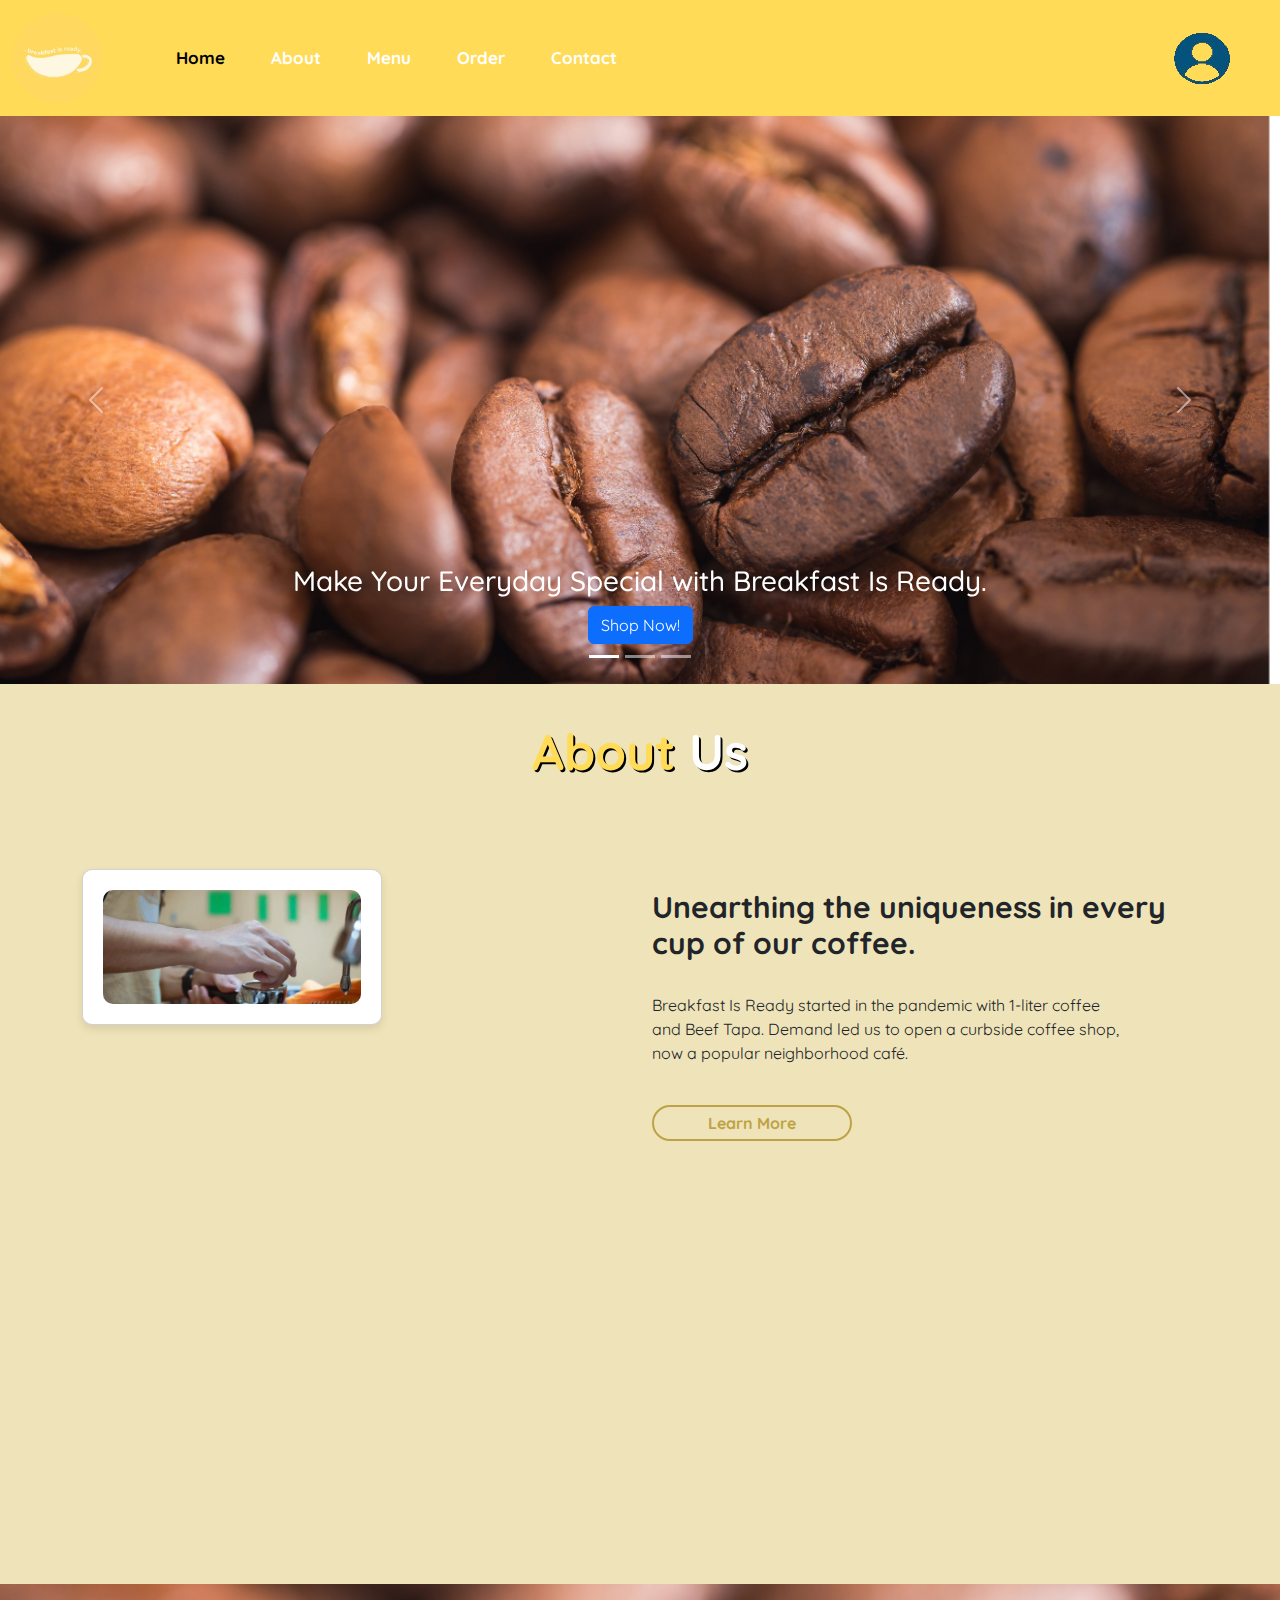
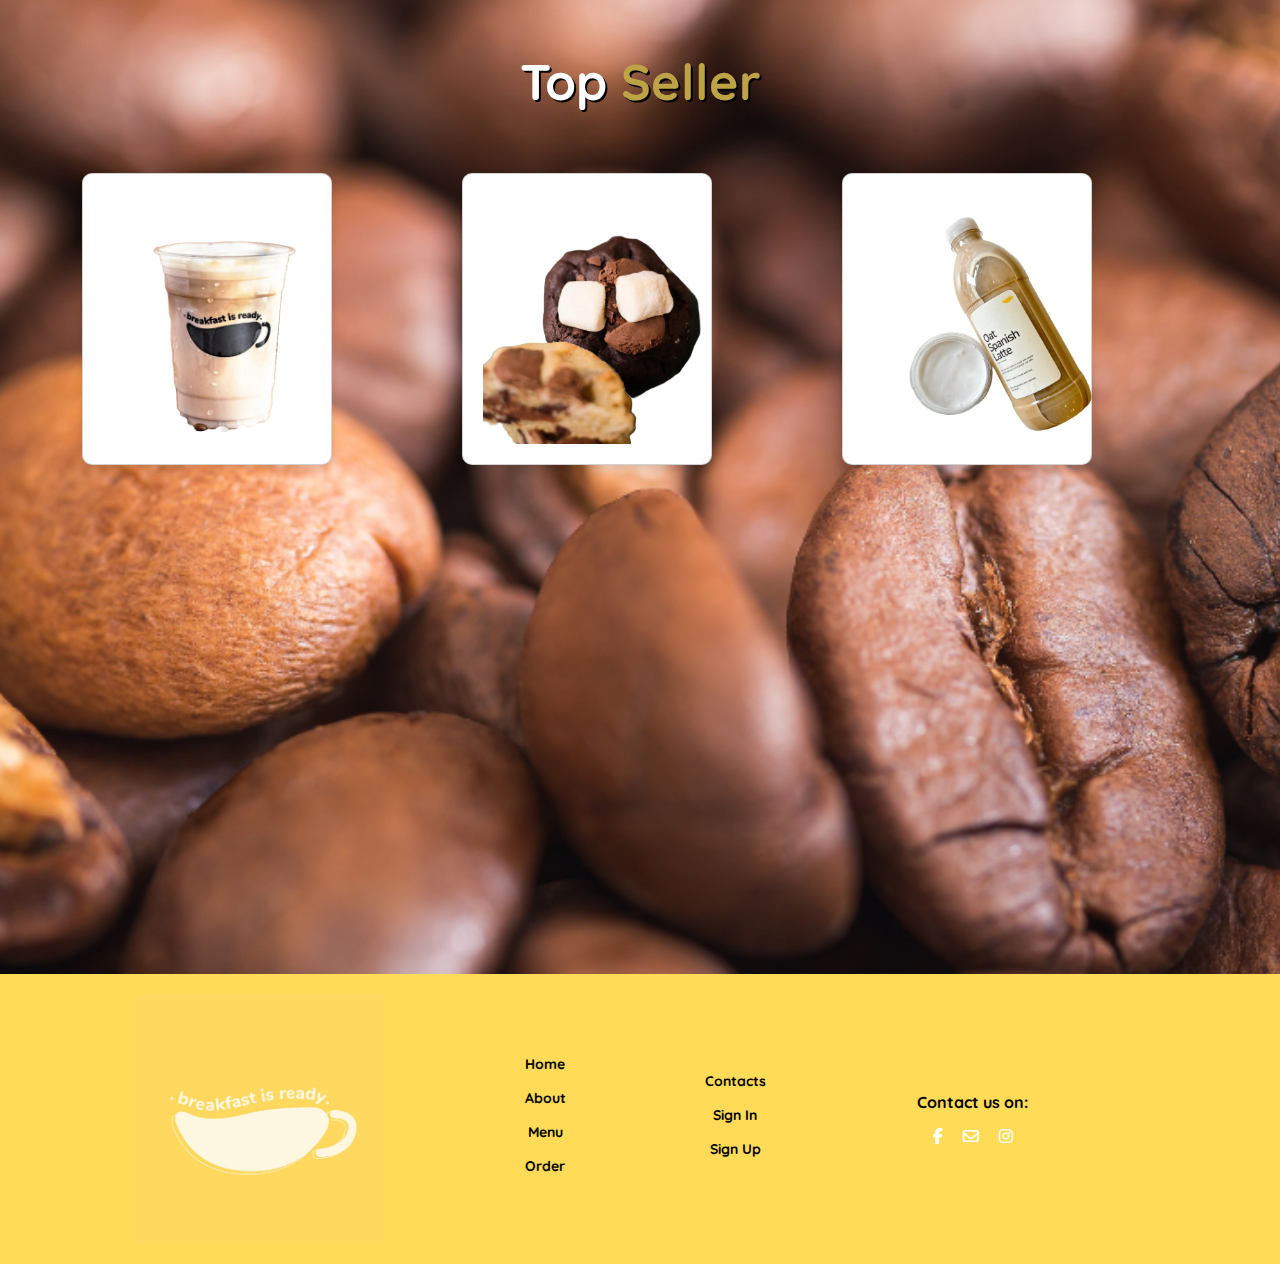
<file: fp2.html>
<!doctype html>
<html lang="en">
  <head>
    <meta charset="utf-8">
    <meta name="viewport" content="width=device-width, initial-scale=1">
    <title>Breakfast Is Ready</title>
    <link href="https://cdn.jsdelivr.net/npm/bootstrap@5.3.3/dist/css/bootstrap.min.css" rel="stylesheet" integrity="sha384-QWTKZyjpPEjISv5WaRU9OFeRpok6YctnYmDr5pNlyT2bRjXh0JMhjY6hW+ALEwIH" crossorigin="anonymous">
    <link rel="preconnect" href="https://fonts.googleapis.com">
    <link rel="preconnect" href="https://fonts.gstatic.com" crossorigin>
    <link href="https://fonts.googleapis.com/css2?family=Bakbak+One&family=Bebas+Neue&family=Jost:wght@510&family=Magra:wght@400;700&family=Montserrat+Alternates:ital,wght@0,100;0,200;0,300;0,400;0,500;0,600;0,700;0,800;0,900;1,100;1,200;1,300;1,400;1,500;1,600;1,700;1,800;1,900&family=Pathway+Gothic+One&family=Poppins:ital,wght@0,100;0,200;0,300;0,400;0,500;0,600;0,700;0,800;0,900;1,100;1,200;1,300;1,400;1,500;1,600;1,700;1,800;1,900&family=Quicksand:wght@300..700&family=Roboto:ital,wght@0,100;0,300;0,400;0,500;0,700;0,900;1,100;1,300;1,400;1,500;1,700;1,900&family=Saira+Condensed:wght@100;200;300;400;500;600;700;800;900&family=Truculenta:opsz,wght@12..72,100..900&display=swap" rel="stylesheet">
    <link rel="stylesheet" href="https://cdnjs.cloudflare.com/ajax/libs/font-awesome/6.5.2/css/all.min.css">
    <link rel="stylesheet" href="style.css">
  </head>
  <body>
    <script src="https://cdn.jsdelivr.net/npm/bootstrap@5.3.3/dist/js/bootstrap.bundle.min.js" integrity="sha384-YvpcrYf0tY3lHB60NNkmXc5s9fDVZLESaAA55NDzOxhy9GkcIdslK1eN7N6jIeHz" crossorigin="anonymous"></script>
    <div class="all-content">
        <nav class="navbar navbar-expand-lg" id="navbar">
          <div class="container-fluid">
            <a class="navbar-brand" href="#" id="logo"><img src="logo.jpg"></a>
            <button class="navbar-toggler" type="button" data-bs-toggle="collapse" data-bs-target="#navbarSupportedContent" aria-controls="navbarSupportedContent" aria-expanded="false" aria-label="Toggle navigation">
              <span><i class="fa-solid fa-bars" style="color: white; font-size: 23px;"></i></span>
            </button>
            <div class="collapse navbar-collapse" id="navbarSupportedContent">
              <ul class="navbar-nav me-auto mb-2 mb-lg-0">
                <li class="nav-item">
                  <a class="nav-link active" aria-current="page" href="index.html">Home</a>
                </li>
                <li class="nav-item">
                  <a class="nav-link" href="about is.html">About</a>
                </li>
                <li class="nav-item">
                  <a class="nav-link" href="menu.html">Menu</a>
                </li>
                <li class="nav-item">
                  <a class="nav-link" href="orders 1.html">Order</a>
                </li>
                <li class="nav-item">
                  <a class="nav-link" href="contact.html">Contact</a>
                </li>
              </ul>
              <!-- User Account Setting -->
              <ul class="navbar-nav ms-auto mb-2 mb-lg-0">
                <li class="nav-item">
                    <a class="nav-link" href=""><img src="cropIcon.png"></a>
                  </li>
              </ul>
            </div>
          </div>
          
            </div>
        </nav>


        <div id="carouselExampleCaptions" class="carousel slide">
          <div class="carousel-indicators">
            <button type="button" data-bs-target="#carouselExampleCaptions" data-bs-slide-to="0" class="active" aria-current="true" aria-label="Slide 1"></button>
            <button type="button" data-bs-target="#carouselExampleCaptions" data-bs-slide-to="1" aria-label="Slide 2"></button>
            <button type="button" data-bs-target="#carouselExampleCaptions" data-bs-slide-to="2" aria-label="Slide 3"></button>
          </div>
          <div class="carousel-inner">
            <div class="carousel-item active">
              <img src="bg3.png" class="d-block w-100" alt="...">
              <div class="carousel-caption d-none d-md-block">
                <h3>Make Your Everyday Special with
                  Breakfast Is Ready.</h3>
                <a href="menu.html" class="btn btn-primary">Shop Now!</a>
              </div>
            </div>
            <div class="carousel-item">
              <img src="bg.png" class="d-block w-100" alt="...">
              <div class="carousel-caption d-none d-md-block">
                <<h3>What makes our coffee, coffee?</h3>
                <a href="about is.html" class="btn btn-primary">Know more about us!</a>
              </div>
            </div>
            <div class="carousel-item">
              <img src="bg2.png" class="d-block w-100" alt="...">
              <div class="carousel-caption d-none d-md-block">
                  <h3>Make your experience at our coffee shop memorable by savoring our freshly brewed coffee, enjoying the cozy ambiance, and indulging in our delicious pastries and snacks while you relax or catch up with friends.</h3>
              </div>
            </div>
          </div>
          <button class="carousel-control-prev" type="button" data-bs-target="#carouselExampleCaptions" data-bs-slide="prev">
            <span class="carousel-control-prev-icon" aria-hidden="true"></span>
            <span class="visually-hidden">Previous</span>
          </button>
          <button class="carousel-control-next" type="button" data-bs-target="#carouselExampleCaptions" data-bs-slide="next">
            <span class="carousel-control-next-icon" aria-hidden="true"></span>
            <span class="visually-hidden">Next</span>
          </button>
      </div>

        <section id="about">
            <div class="container">
                <div class="heading">About <span>Us</span></div>
                <div class="row">
                    <div class="col-md-6">
                        <div class="card">
                            <img src="bg2.png">
                        </div>
                    </div>
                    
                    <div class="col-md-6">
                        <h3>Unearthing the uniqueness in every cup of our coffee.</h3><br>
                        <p>Breakfast Is Ready started in the pandemic with 1-liter coffee <br>
                            and Beef Tapa. Demand led us to open a curbside coffee shop, <br>
                            now a popular neighborhood café.</p><br>

                            <a href="about is.html">
                                <button id="about-btn">Learn More</button>
                            </a>
                            
                    </div>
                    
                </div>
            </div>
        </section>
        <section id="top-cards">
            <div class="heading2">Top<span> Seller</span></div><br>
            <div class="container">
                <div class="row">
                    <div class="col-md-4 py-3 py-md-0">
                        <div class="card">
                            <img src="cappucino.png">
                        </div>
                    </div>

                    <div class="col-md-4 py-3 py-md-0">
                        <div class="card">
                            <img src="doublechococookie.png">
                        </div>
                    </div>

                    <div class="col-md-4 py-3 py-md-0">
                        <div class="card">
                            <img src="oatspanishlattel1l2.png">
                        </div>
                    </div>
                </div>
            </div>
        </section>
        
        <footer class="footer text-white">
            <div class="container">
              <div class="row align-items-center">
                <div class="col-md-4 text-center text-md-left mb-3 mb-md-0">
                  <img src="logo.jpg" alt="Logo" class="footer-logo">
                </div>
                <div class="col-md-2 text-center">
                  <div class="footer-links">
                    <div><a href="index.html" class="footer-link">Home</a></div>
                    <div><a href="about is.html" class="footer-link">About</a></div>
                    <div><a href="menu.html" class="footer-link">Menu</a></div>
                    <div><a href="orders 1.html" class="footer-link">Order</a></div>
                  </div>
                </div>
        
                <div class="col-md-2 text-center">
                    <div class="footer-links">
                      <div><a href="contact.html" class="footer-link">Contacts</a></div>
                      <div><a href="adminL.php" class="footer-link">Sign In</a></div>
                      <div><a href="Registration.php" class="footer-link">Sign Up</a></div>
                    </div>
                  </div>
        
                <div class="col-md-3 text-center text-md-right">
                  <div class="social-media-title">Contact us on:</div>
                  <a href="https://web.facebook.com/breakyready" class="text-white mx-2"><i class="fab fa-facebook-f"></i></a>
                  <a href="breakfastisready2020@gmail.com" class="text-white mx-2"><i class="fa-regular fa-envelope"></i></a>
                  <a href="https://www.instagram.com/breakfast.isready/" class="text-white mx-2"><i class="fab fa-instagram"></i></a>
                </div>
              </div>
            </div>
          </footer>
        
          <script src="https://code.jquery.com/jquery-3.5.1.slim.min.js"></script>
          <script src="https://cdn.jsdelivr.net/npm/@popperjs/core@2.5.4/dist/umd/popper.min.js"></script>
          <script src="https://stackpath.bootstrapcdn.com/bootstrap/4.5.2/js/bootstrap.min.js"></script>
    </div>
    <script src="https://cdn.jsdelivr.net/npm/bootstrap@5.3.3/dist/js/bootstrap.bundle.min.js" integrity="sha384-YvpcrYf0tY3lHB60NNkmXc5s9fDVZLESaAA55NDzOxhy9GkcIdslK1eN7N6jIeHz" crossorigin="anonymous"></script>
  </body>
</html>
</file>
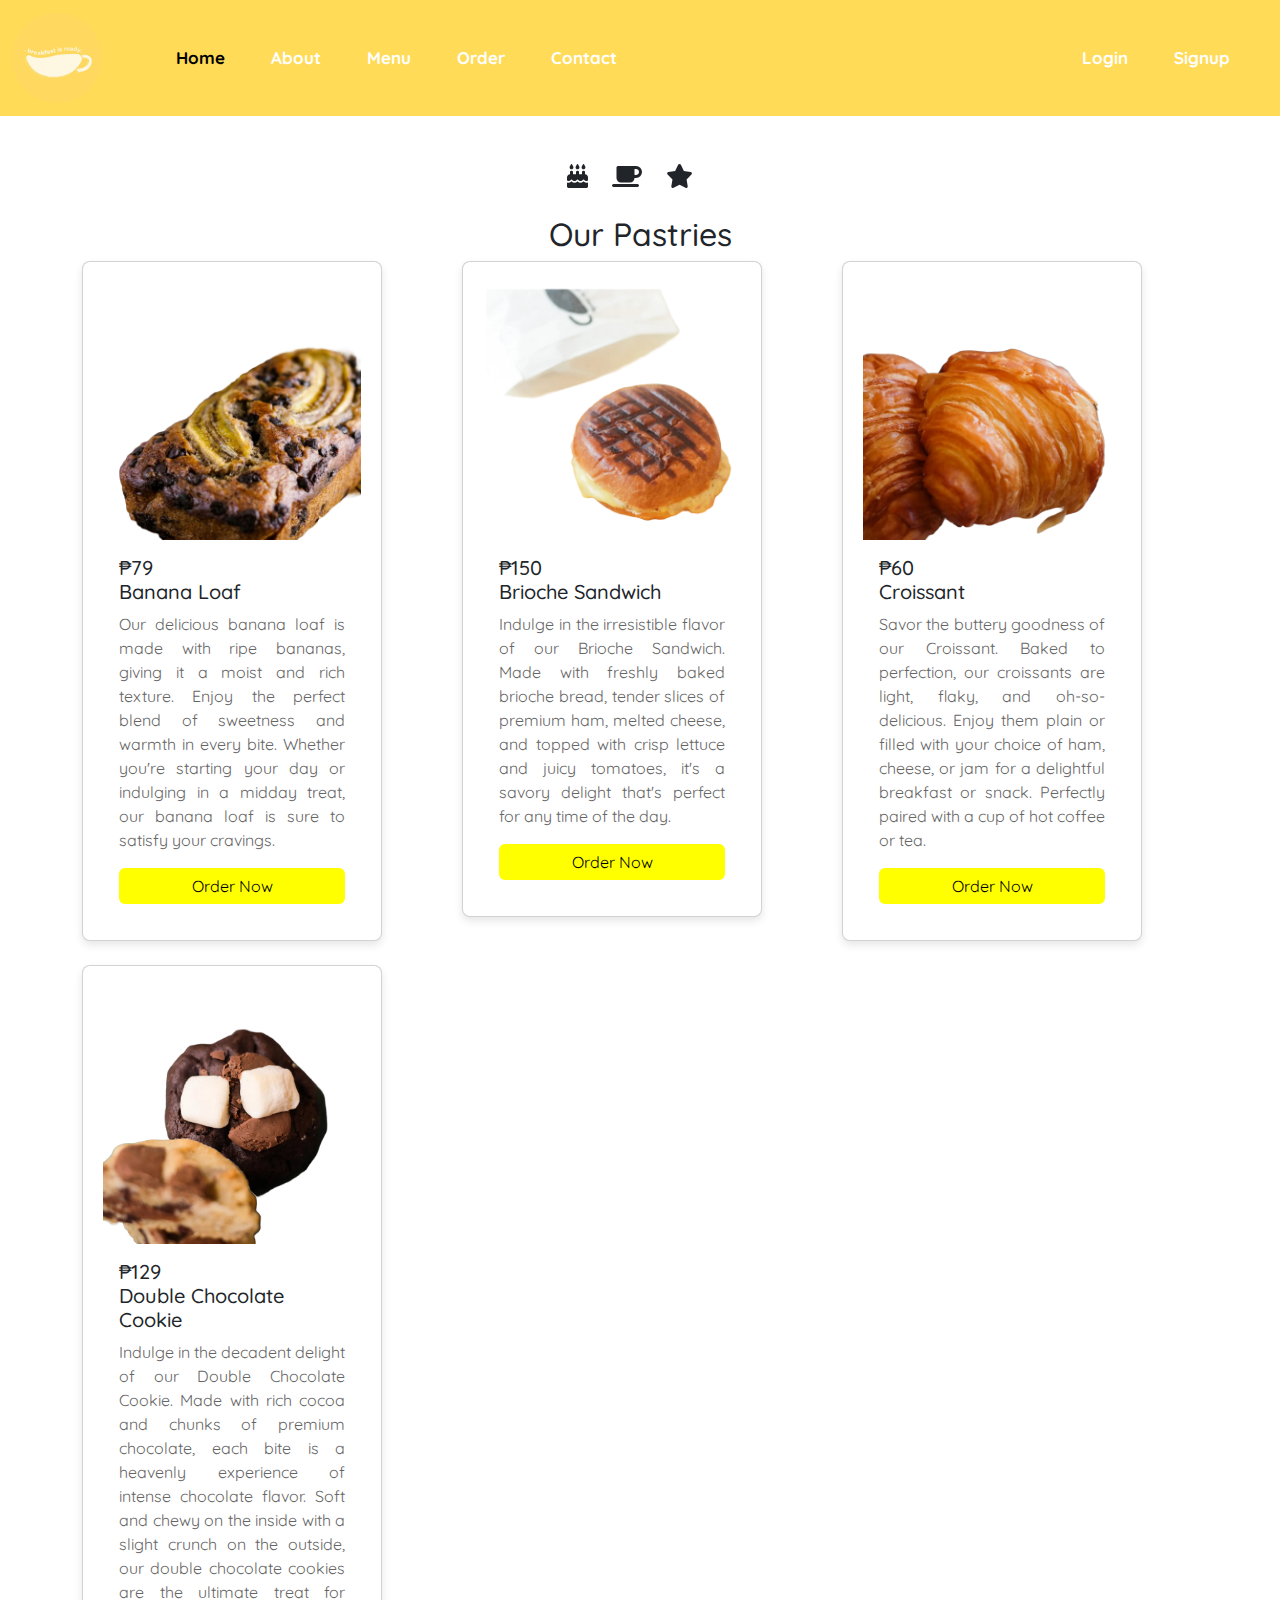
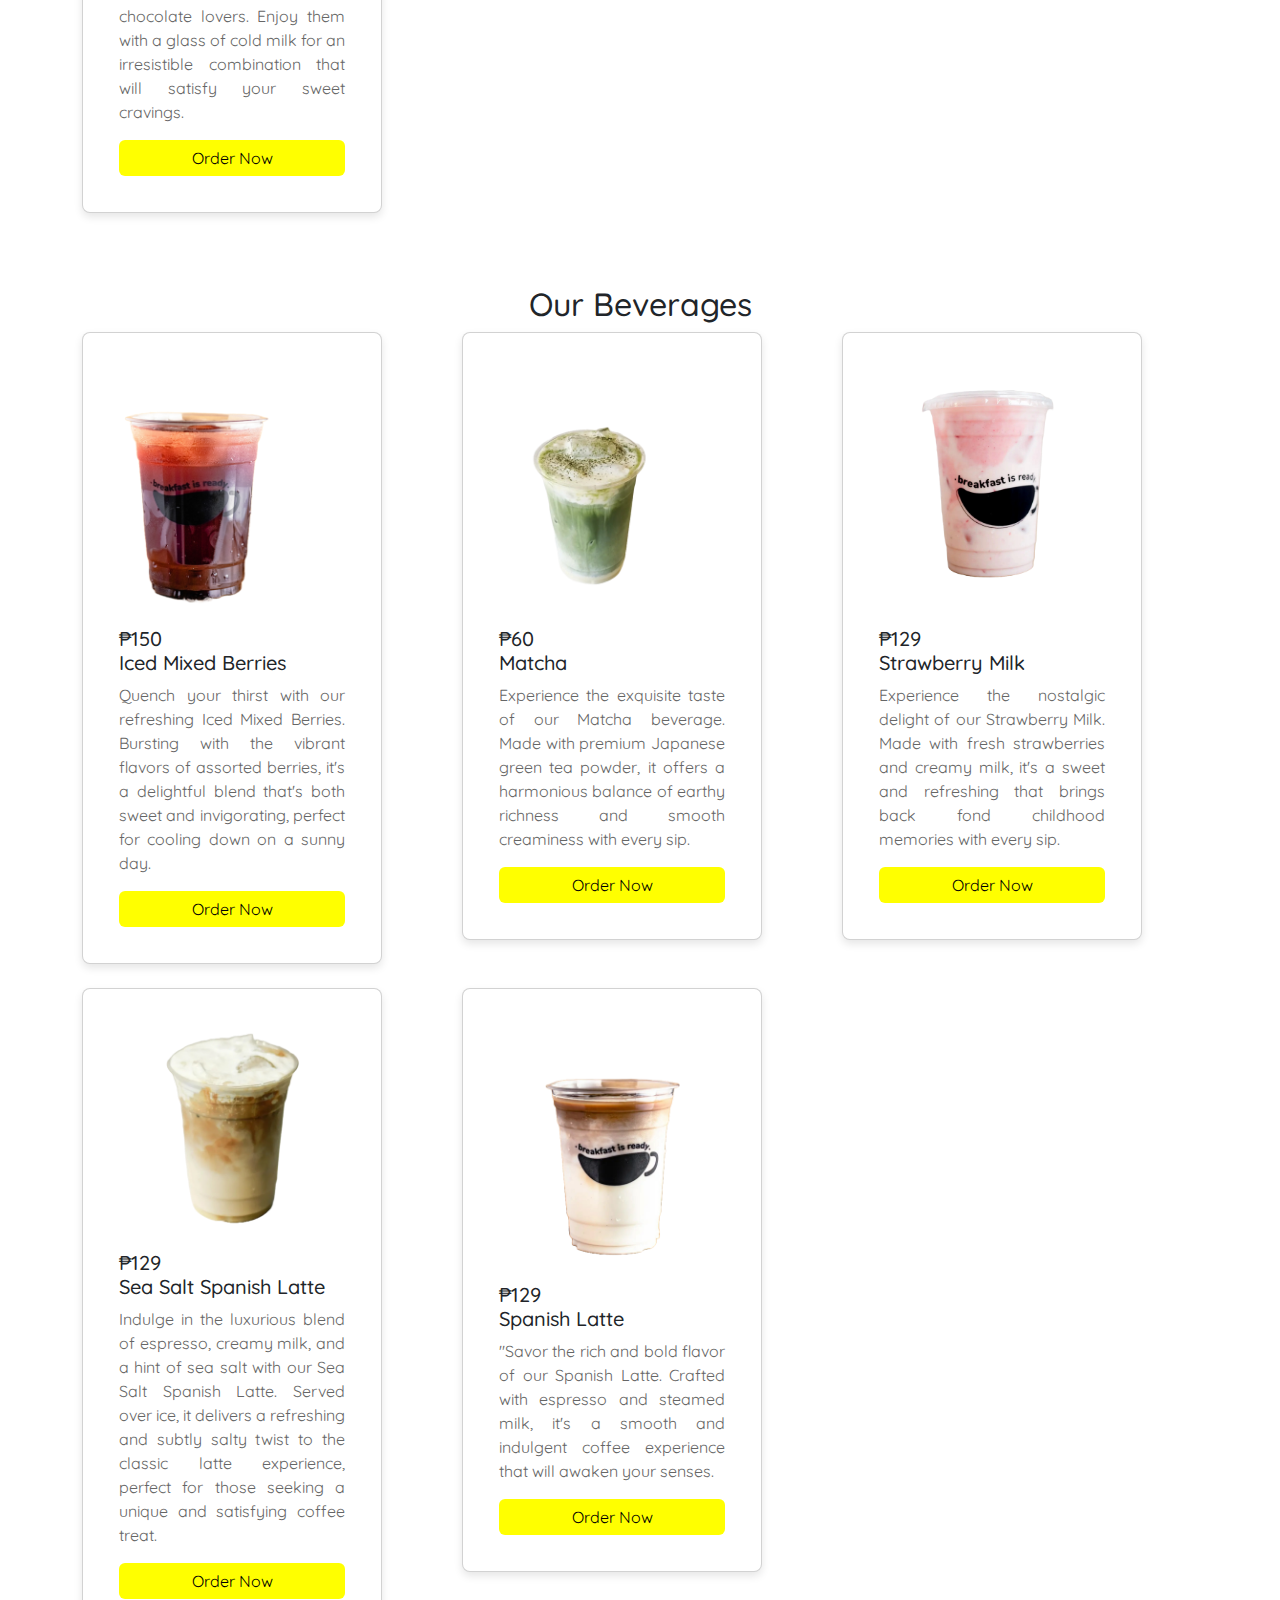
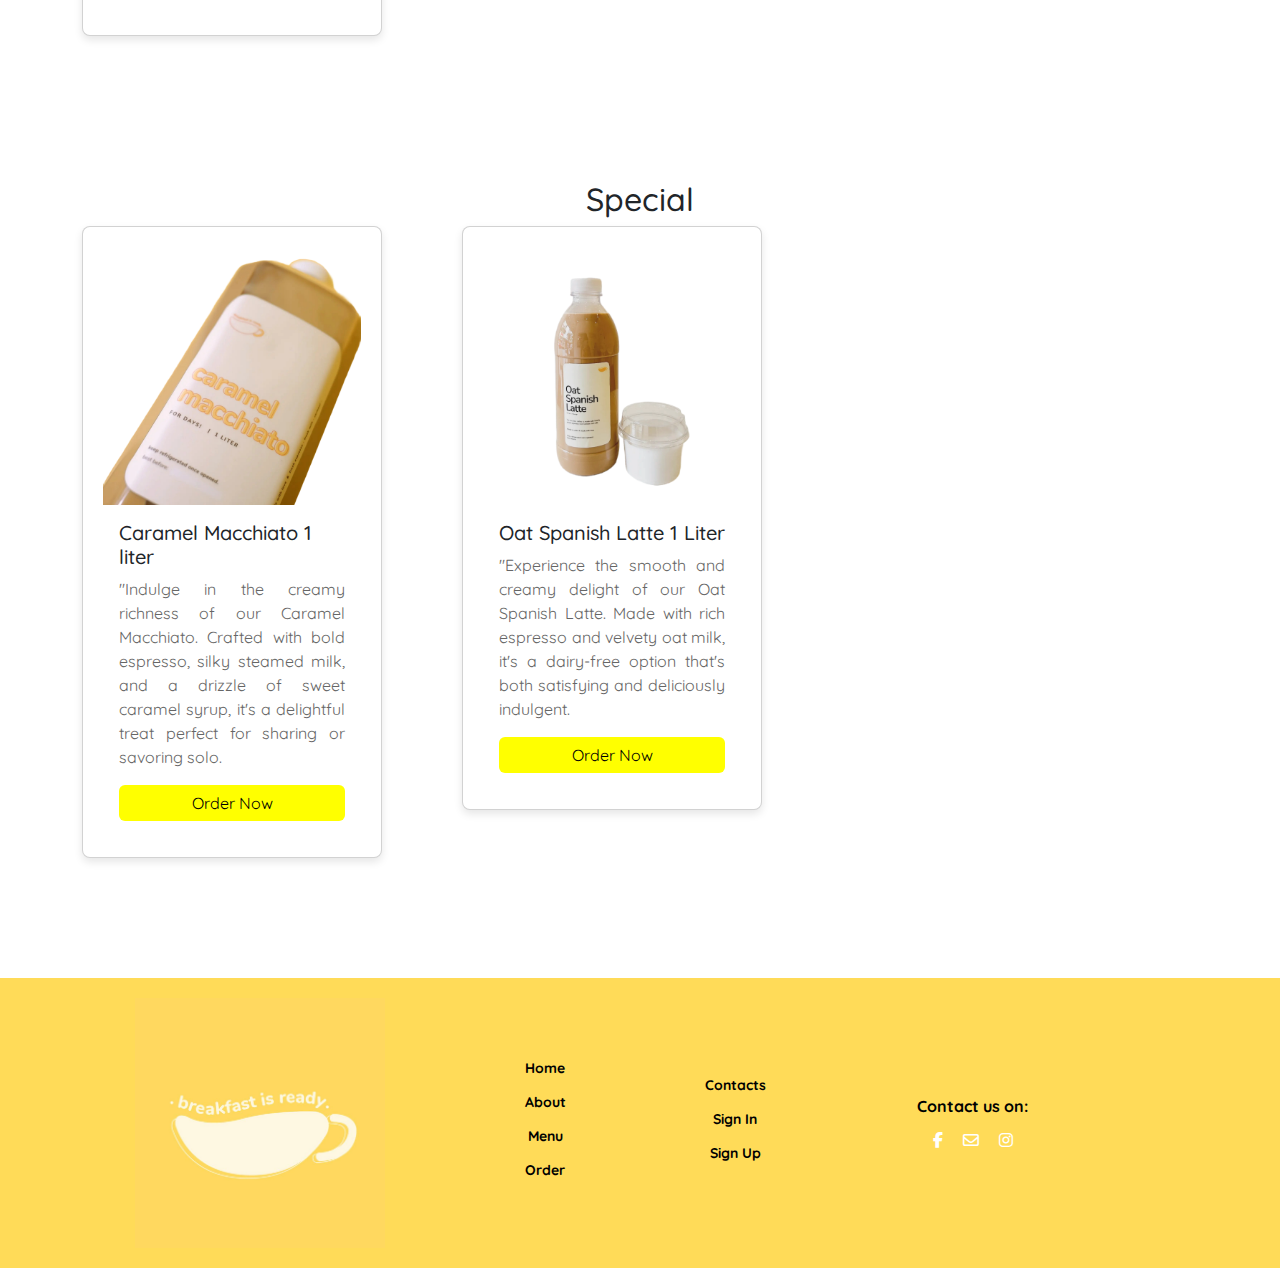
<file: menu.html>
<!doctype html>
<html lang="en">
<head>
  <meta charset="utf-8">
  <meta name="viewport" content="width=device-width, initial-scale=1">
  <title>Breakfast Is Ready</title>
  <link href="https://cdn.jsdelivr.net/npm/bootstrap@5.3.3/dist/css/bootstrap.min.css" rel="stylesheet" integrity="sha384-QWTKZyjpPEjISv5WaRU9OFeRpok6YctnYmDr5pNlyT2bRjXh0JMhjY6hW+ALEwIH" crossorigin="anonymous">
  <link rel="preconnect" href="https://fonts.googleapis.com">
  <link rel="preconnect" href="https://fonts.gstatic.com" crossorigin>
  <link href="https://fonts.googleapis.com/css2?family=Bakbak+One&family=Bebas+Neue&family=Jost:wght@510&family=Magra:wght@400;700&family=Montserrat+Alternates:ital,wght@0,100;0,200;0,300;0,400;0,500;0,600;0,700;0,800;0,900;1,100;1,200;1,300;1,400;1,500;1,600;1,700;1,800;1,900&family=Pathway+Gothic+One&family=Poppins:ital,wght@0,100;0,200;0,300;0,400;0,500;0,600;0,700;0,800;0,900;1,100;1,200;1,300;1,400;1,500;1,600;1,700;1,800;1,900&family=Quicksand:wght@300..700&family=Roboto:ital,wght@0,100;0,300;0,400;0,500;0,700;0,900;1,100;1,300;1,400;1,500;1,700;1,900&family=Saira+Condensed:wght@100;200;300;400;500;600;700;800;900&family=Truculenta:opsz,wght@12..72,100..900&display=swap" rel="stylesheet">
  <link rel="stylesheet" href="https://cdnjs.cloudflare.com/ajax/libs/font-awesome/6.5.2/css/all.min.css">
  <link rel="stylesheet" href="style.css">
  <style>
    .icon-link {
      cursor: pointer;
      font-size: 24px;
      margin-right: 20px;
    }
  </style>
</head>
<body>
<div class="all-content">
  <nav class="navbar navbar-expand-lg" id="navbar">
    <div class="container-fluid">
      <a class="navbar-brand" href="#" id="logo"><img src="logo.jpg"></a>
      <button class="navbar-toggler" type="button" data-bs-toggle="collapse" data-bs-target="#navbarSupportedContent" aria-controls="navbarSupportedContent" aria-expanded="false" aria-label="Toggle navigation">
        <span><i class="fa-solid fa-bars" style="color: white; font-size: 23px;"></i></span>
      </button>
      <div class="collapse navbar-collapse" id="navbarSupportedContent">
        <ul class="navbar-nav me-auto mb-2 mb-lg-0">
          <li class="nav-item">
            <a class="nav-link active" aria-current="page" href="index.html">Home</a>
          </li>
          <li class="nav-item">
            <a class="nav-link" href="about is.html">About</a>
          </li>
          <li class="nav-item">
            <a class="nav-link" href="menu.html">Menu</a>
          </li>
          <li class="nav-item">
            <a class="nav-link" href="orders 1.html">Order</a>
          </li>
          <li class="nav-item">
            <a class="nav-link" href="Feed.html">Contact</a>
          </li>
        </ul>
        <!-- Login and Signup Links -->
        <ul class="navbar-nav ms-auto mb-2 mb-lg-0">
          <li class="nav-item">
            <a class="nav-link" href="ChooseLogin.php">Login</a>
          </li>
          <li class="nav-item">
            <a class="nav-link" href="Registration.php">Signup</a>
          </li>
        </ul>
      </div>
    </div>
    
  </nav>

  <section id="menu" class="py-5">
    <div class="container">
      <div class="row">
        <div class="col-md-12 text-center">
          <div class="icon-links">
            <i class="fas fa-birthday-cake icon-link" onclick="scrollToSection('pastries')"></i>
            <i class="fas fa-coffee icon-link" onclick="scrollToSection('beverages')"></i>
            <i class="fas fa-star icon-link" onclick="scrollToSection('special')"></i>
          </div>
        </div>
      </div>
      <div class="row mt-4" id="pastries">
        <div class="col-md-12 text-center">
          <h2>Our Pastries</h2>
        </div>
        <!-- Pastries section content -->
        <div class="col-md-4 mb-4">
          <div class="card">
            <img src="bananaloaf.png" class="card-img-top" alt="Product 1">
            <div class="card-body">
              <h5 class="card-title">₱79 <br>Banana Loaf</h5>
              <p class="card-text">Our delicious banana loaf is made with ripe bananas, giving it a moist and rich texture. Enjoy the perfect blend of sweetness and warmth in every bite. Whether you're starting your day or indulging in a midday treat, our banana loaf is sure to satisfy your cravings.</p>
              <a href="orders 1.html" class="btn btn-primary">Order Now</a>
            </div>
          </div>
        </div>
        <div class="col-md-4 mb-4">
          <div class="card">
            <img src="b2.png" class="card-img-top" alt="Product 1">
            <div class="card-body">
              <h5 class="card-title">₱150 <br>Brioche Sandwich</h5>
              <p class="card-text">Indulge in the irresistible flavor of our Brioche Sandwich. Made with freshly baked brioche bread, tender slices of premium ham, melted cheese, and topped with crisp lettuce and juicy tomatoes, it's a savory delight that's perfect for any time of the day.</p>
              <a href="orders 1.html" class="btn btn-primary">Order Now</a>
            </div>
          </div>
        </div>
        <div class="col-md-4 mb-4">
          <div class="card">
            <img src="b3.png" class="card-img-top" alt="Product 1">
            <div class="card-body">
              <h5 class="card-title">₱60 <br>Croissant</h5>
              <p class="card-text">Savor the buttery goodness of our Croissant. Baked to perfection, our croissants are light, flaky, and oh-so-delicious. Enjoy them plain or filled with your choice of ham, cheese, or jam for a delightful breakfast or snack. Perfectly paired with a cup of hot coffee or tea.</p>
              <a href="orders 1.html" class="btn btn-primary">Order Now</a>
            </div>
          </div>
        </div>
        <div class="col-md-4 mb-4">
          <div class="card">
            <img src="b4.png" class="card-img-top" alt="Product 1">
            <div class="card-body">
              <h5 class="card-title">₱129 <br>Double Chocolate Cookie              </h5>
              <p class="card-text">  Indulge in the decadent delight of our Double Chocolate Cookie. Made with rich cocoa and chunks of premium chocolate, each bite is a heavenly experience of intense chocolate flavor. Soft and chewy on the inside with a slight crunch on the outside, our double chocolate cookies are the ultimate treat for chocolate lovers. Enjoy them with a glass of cold milk for an irresistible combination that will satisfy your sweet cravings.</p>
              <a href="orders 1.html" class="btn btn-primary">Order Now</a>
            </div>
          </div>
        </div>
        <!-- Add more pastries cards here -->
      </div>
      <section id="beverages" class="py-5 bg-yellow">
        <div class="row">
          <div class="col-md-12 text-center">
            <h2>Our Beverages</h2>
        </div>
        <!-- Pastries section content -->

        <div class="col-md-4 mb-4">
          <div class="card">
            <img src="c2.png"card-img-top" alt="Product 1">
            <div class="card-body">
              <h5 class="card-title">₱150 <br>Iced Mixed Berries</h5>
              <p class="card-text">Quench your thirst with our refreshing Iced Mixed Berries. Bursting with the vibrant flavors of assorted berries, it's a delightful blend that's both sweet and invigorating, perfect for cooling down on a sunny day.</p>
              <a href="orders 1.html" class="btn btn-primary">Order Now</a>
            </div>
          </div>
        </div>
        <div class="col-md-4 mb-4">
          <div class="card">
            <img src="c3.png" class="card-img-top" alt="Product 1">
            <div class="card-body">
              <h5 class="card-title">₱60 <br>Matcha
              </h5>
              <p class="card-text">Experience the exquisite taste of our Matcha beverage. Made with premium Japanese green tea powder, it offers a harmonious balance of earthy richness and smooth creaminess with every sip.</p>
              <a href="orders 1.html" class="btn btn-primary">Order Now</a>
            </div>
          </div>
        </div>
        <div class="col-md-4 mb-4">
          <div class="card">
            <img src="c4.png" class="card-img-top" alt="Product 1">
            <div class="card-body">
              <h5 class="card-title">₱129 <br>Strawberry Milk              </h5>
              <p class="card-text"> Experience the nostalgic delight of our Strawberry Milk. Made with fresh strawberries and creamy milk, it's a sweet and refreshing that brings back fond childhood memories with every sip.</p>
              <a href="orders 1.html" class="btn btn-primary">Order Now</a>
            </div>
          </div>
        </div>
        <div class="col-md-4 mb-4">
          <div class="card">
            <img src="c5.png" class="card-img-top" alt="Product 1">
            <div class="card-body">
              <h5 class="card-title">₱129 <br>Sea Salt Spanish Latte              </h5>
              <p class="card-text"> Indulge in the luxurious blend of espresso, creamy milk, and a hint of sea salt with our Sea Salt Spanish Latte. Served over ice, it delivers a refreshing and subtly salty twist to the classic latte experience, perfect for those seeking a unique and satisfying coffee treat.</p>
              <a href="orders 1.html" class="btn btn-primary">Order Now</a>
            </div>
          </div>
        </div>
        <div class="col-md-4 mb-4">
          <div class="card">
            <img src="c6.png" class="card-img-top" alt="Product 1">
            <div class="card-body">
              <h5 class="card-title">₱129 <br>Spanish Latte              </h5>
              <p class="card-text"> "Savor the rich and bold flavor of our Spanish Latte. Crafted with espresso and steamed milk, it's a smooth and indulgent coffee experience that will awaken your senses.</p>
              <a href="orders 1.html" class="btn btn-primary">Order Now</a>
            </div>
          </div>
        </div>
        <!-- Add more pastries cards here -->
      </div>
      <section id="beverages" class="py-5 bg-yellow">
        <div class="row">
          <div class="col-md-12 text-center">
      </section>
      <div class="row mt-4" id="special">
        <div class="col-md-12 text-center">
          <h2>Special</h2>
        </div>
        <!-- Special section content -->
        <div class="col-md-4 mb-4">
          <div class="card">
            <img src="s1.png" class="card-img-top" alt="Special 1">
            <div class="card-body">
              <h5 class="card-title">Caramel Macchiato 1 liter</h5>
              <p class="card-text">"Indulge in the creamy richness of our Caramel Macchiato. Crafted with bold espresso, silky steamed milk, and a drizzle of sweet caramel syrup, it's a delightful treat perfect for sharing or savoring solo.</p>
              <a href="orders 1.html" class="btn btn-primary">Order Now</a>
            </div>
          </div>
        </div>
        <div class="col-md-4 mb-4">
          <div class="card">
            <img src="s2.png" class="card-img-top" alt="Special 1">
            <div class="card-body">
              <h5 class="card-title">Oat Spanish Latte 1 Liter</h5>
              <p class="card-text">"Experience the smooth and creamy delight of our Oat Spanish Latte. Made with rich espresso and velvety oat milk, it's a dairy-free option that's both satisfying and deliciously indulgent.</p>
              <a href="orders 1.html" class="btn btn-primary">Order Now</a>
            </div>
          </div>
        </div>
        <!-- Add more special cards here -->
      </div>
      
    </div>
  </section>

<script src="https://cdn.jsdelivr.net/npm/bootstrap@5.3.3/dist/js/bootstrap.bundle.min.js" integrity="sha384-YvpcrYf0tY3lHB60NNkmXc5s9fDVZLESaAA55NDzOxhy9GkcIdslK1eN7N6jIeHz" crossorigin="anonymous"></script>
<script>
  function scrollToSection(sectionId) {
    const section = document.getElementById(sectionId);
    if (section) {
      section.scrollIntoView({ behavior: 'smooth' });
    }
  }
</script>

<footer class="footer text-white">
  <div class="container">
    <div class="row align-items-center">
      <div class="col-md-4 text-center text-md-left mb-3 mb-md-0">
        <img src="logo.jpg" alt="Logo" class="footer-logo">
      </div>
      <div class="col-md-2 text-center">
        <div class="footer-links">
          <div><a href="index.html" class="footer-link">Home</a></div>
          <div><a href="about is.html" class="footer-link">About</a></div>
          <div><a href="menu.html" class="footer-link">Menu</a></div>
          <div><a href="orders 1.html" class="footer-link">Order</a></div>
        </div>
      </div>

      <div class="col-md-2 text-center">
          <div class="footer-links">
            <div><a href="Feed.html" class="footer-link">Contacts</a></div>
            <div><a href="ChooseLogin.php" class="footer-link">Sign In</a></div>
            <div><a href="Registration.php" class="footer-link">Sign Up</a></div>
          </div>
        </div>

      <div class="col-md-3 text-center text-md-right">
        <div class="social-media-title">Contact us on:</div>
        <a href="https://web.facebook.com/breakyready" class="text-white mx-2"><i class="fab fa-facebook-f"></i></a>
        <a href="breakfastisready2020@gmail.com" class="text-white mx-2"><i class="fa-regular fa-envelope"></i></a>
        <a href="https://www.instagram.com/breakfast.isready/" class="text-white mx-2"><i class="fab fa-instagram"></i></a>
      </div>
    </div>
  </div>
</footer>

<script src="https://code.jquery.com/jquery-3.5.1.slim.min.js"></script>
<script src="https://cdn.jsdelivr.net/npm/@popperjs/core@2.5.4/dist/umd/popper.min.js"></script>
<script src="https://stackpath.bootstrapcdn.com/bootstrap/4.5.2/js/bootstrap.min.js"></script>
</body>
</html>
</file>
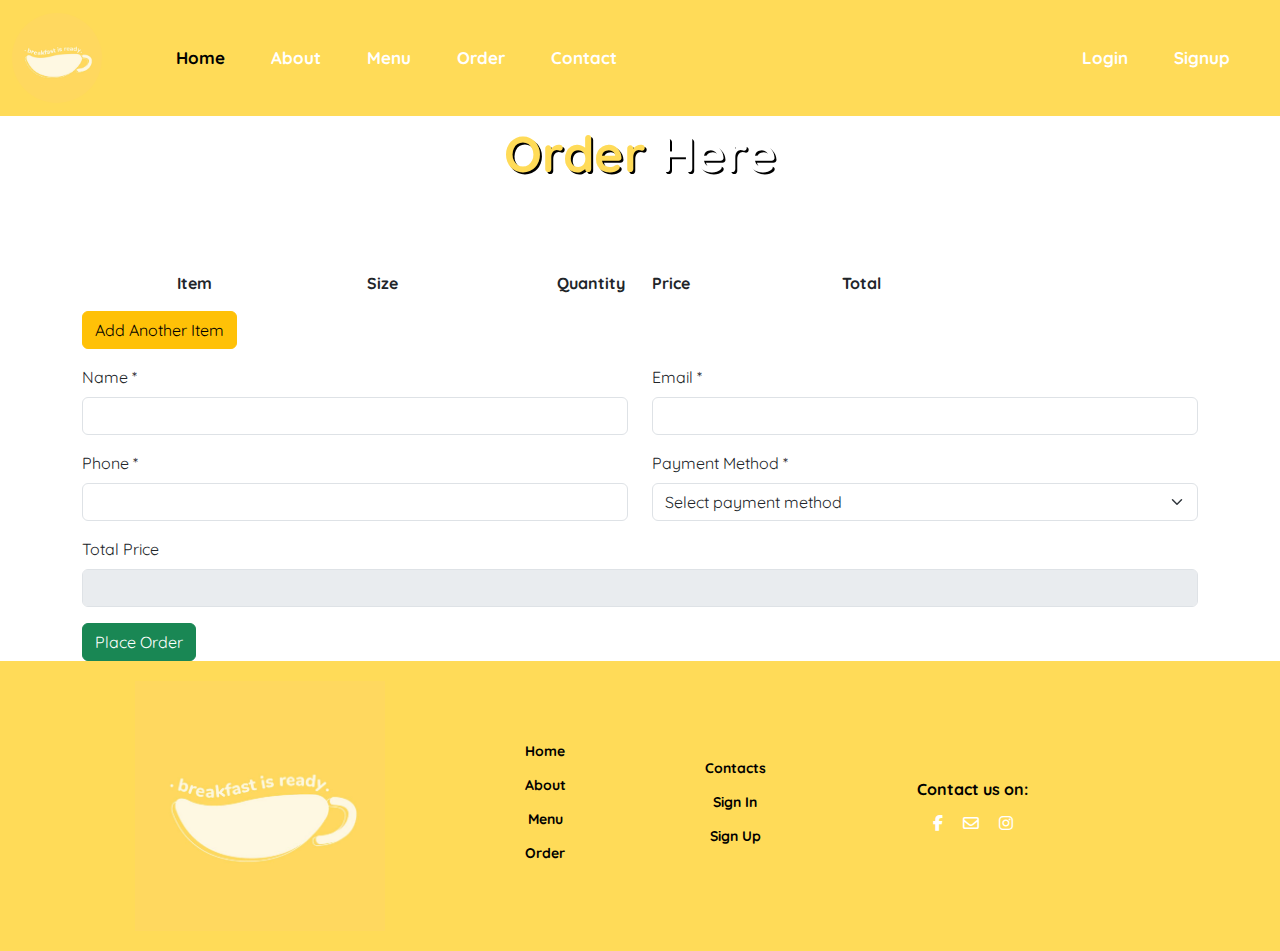
<file: orders 1.html>
<!doctype html>
<html lang="en">
<head>
  <meta charset="utf-8">
  <meta name="viewport" content="width=device-width, initial-scale=1">
  <title>Breakfast Is Ready - Order</title>
  <link href="https://cdn.jsdelivr.net/npm/bootstrap@5.3.3/dist/css/bootstrap.min.css" rel="stylesheet" integrity="sha384-QWTKZyjpPEjISv5WaRU9OFeRpok6YctnYmDr5pNlyT2bRjXh0JMhjY6hW+ALEwIH" crossorigin="anonymous">
  <link rel="preconnect" href="https://fonts.googleapis.com">
  <link rel="preconnect" href="https://fonts.gstatic.com" crossorigin>
  <link href="https://fonts.googleapis.com/css2?family=Bakbak+One&family=Bebas+Neue&family=Jost:wght@510&family=Magra:wght@400;700&family=Montserrat+Alternates:ital,wght@0,100;0,200;0,300;0,400;0,500;0,600;0,700;0,800;0,900&family=Pathway+Gothic+One&family=Poppins:ital,wght@0,100;0,200;0,300;0,400;0,500;0,600;0,700;0,800;0,900&family=Quicksand:wght@300..700&family=Roboto:ital,wght@0,100;0,300;0,400;0,500;0,700;0,900;1,100;1,300;1,400;1,500;1,700;1,900&family=Saira+Condensed:wght@100;200;300;400;500;600;700;800;900&family=Truculenta:opsz,wght@12..72,100..900&display=swap" rel="stylesheet">
  <link rel="stylesheet" href="https://cdnjs.cloudflare.com/ajax/libs/font-awesome/6.5.2/css/all.min.css">
  <link rel="stylesheet" href="style.css">
  <style>
    .order-item img {
      width: 50px;
      height: 50px;
      margin-top: -10px;
      margin-left: 25px;
    }
    .readonly-input {
      background-color: #e9ecef;
      cursor: not-allowed;
    }
    .col-md-1.d-flex button {
      margin-bottom: 12px;
    }
    .summary-section {
  border: 1px solid #e0e0e0;
  border-radius: 8px;
  padding: 16px;
  margin-top: 20px;
}

.summary-item {
  display: flex;
  justify-content: space-between;
  margin-bottom: 10px;
}

.item-label {
  font-weight: bold;
}

.item-value {
  flex: 1;
  text-align: right;
}
    .order-placed-message {
      font-size: 1.5em;
      font-weight: bold;
      color: green;
      text-align: center;
      margin-bottom: 100px;
    }
  </style>
</head>
<body>
    <div class="all-content">
      <nav class="navbar navbar-expand-lg" id="navbar">
        <div class="container-fluid">
          <a class="navbar-brand" href="#" id="logo"><img src="logo.jpg"></a>
          <button class="navbar-toggler" type="button" data-bs-toggle="collapse" data-bs-target="#navbarSupportedContent" aria-controls="navbarSupportedContent" aria-expanded="false" aria-label="Toggle navigation">
            <span><i class="fa-solid fa-bars" style="color: white; font-size: 23px;"></i></span>
          </button>
          <div class="collapse navbar-collapse" id="navbarSupportedContent">
            <ul class="navbar-nav me-auto mb-2 mb-lg-0">
              <li class="nav-item">
                <a class="nav-link active" aria-current="page" href="index.html">Home</a>
              </li>
              <li class="nav-item">
                <a class="nav-link" href="about is.html">About</a>
              </li>
              <li class="nav-item">
                <a class="nav-link" href="menu.html">Menu</a>
              </li>
              <li class="nav-item">
                <a class="nav-link" href="orders 1.html">Order</a>
              </li>
              <li class="nav-item">
                <a class="nav-link" href="Feed.html">Contact</a>
              </li>
            </ul>
            <!-- Login and Signup Links -->
            <ul class="navbar-nav ms-auto mb-2 mb-lg-0">
              <li class="nav-item">
                <a class="nav-link" href="ChooseLogin.php">Login</a>
              </li>
              <li class="nav-item">
                <a class="nav-link" href="Registration.php">Signup</a>
              </li>
            </ul>
          </div>
        </div>
        
      </nav>

    <section id="order">
      <div class="container">
        <div class="heading">Order <span>Here</span></div>
        <form id="orderForm">
          <div class="row mb-3">
            <div class="col-md-1"></div>
            <div class="col-md-2"><strong>Item</strong></div>
            <div class="col-md-2"><strong>Size</strong></div>
            <div class="col-md-1"><strong>Quantity</strong></div>
            <div class="col-md-2"><strong>Price</strong></div>
            <div class="col-md-2"><strong>Total</strong></div>
            <div class="col-md-2"></div>
          </div>
          <div id="orderItems"></div>
          <div class="mb-3">
            <button type="button" class="btn btn-warning" id="addItem">Add Another Item</button>
          </div>
          <div class="row">
            <div class="col-md-6 mb-3">
              <label for="customerName" class="form-label">Name *</label>
              <input type="text" class="form-control" id="customerName" required>
            </div>
            <div class="col-md-6 mb-3">
              <label for="customerEmail" class="form-label">Email *</label>
              <input type="email" class="form-control" id="customerEmail" required>
            </div>
            <div class="col-md-6 mb-3">
              <label for="customerPhone" class="form-label">Phone *</label>
              <input type="tel" class="form-control" id="customerPhone" required>
            </div>
            <div class="col-md-6 mb-3">
              <label for="paymentMethod" class="form-label">Payment Method *</label>
              <select class="form-select" id="paymentMethod" required>
                <option value="">Select payment method</option>
                <option value="GCASH">GCASH</option>
                <option value="Cash-On-Delivery">Cash-On-Delivery</option>
              </select>
            </div>
            
          </div>
          <div class="mb-3">
            <label for="totalPrice" class="form-label">Total Price</label>
            <input type="text" class="form-control readonly-input" id="totalPrice" readonly>
          </div>
          <button type="submit" class="btn btn-success">Place Order</button>
        </form>
      </div>
    </section>

    <section id="orderSummary" style="display: none;">
      <div class="container">
        <div class="heading">Order Summary</div>
        <div class="order-placed-message">Your order has been placed!</div>
        <div class="summary-section">
          <div class="summary-item">
            <div class="item-label">Ordered from</div>
            <div class="item-value"><i class="fa-solid fa-store"></i> Breakfast Is Ready</div>
          </div>
          <div class="summary-item">
            <div class="item-label">Total Items</div>
            <div class="item-value"><i class="fa-solid fa-receipt"></i> <span id="itemCount"></span></div>
          </div>
          <div class="summary-item">
            <div class="item-label">Total Price</div>
            <div class="item-value"><i class="fa-solid fa-money-bill-wave"></i> <span id="summaryTotalPrice"></span></div>
          </div>
          <div class="summary-item">
            <div class="item-label">Items</div>
            <div class="item-value" id="summaryItems"></div>
          </div>
          <div class="d-flex justify-content-between align-items-center">
            <div><i class="fa-solid fa-credit-card"></i> Payment Method</div>
            <div id="summaryPaymentMethod"></div>
          </div>
        </div>
        <div id="summaryDetails" class="summary-details mt-4"></div>
        <div class="text-center mt-4">
          <button id="newOrderBtn" class="btn btn-primary">Place Another Order</button>
        </div>
      </div>
    </section>

      <div>
        <footer class="footer text-white">
            <div class="container">
              <div class="row align-items-center">
                <div class="col-md-4 text-center text-md-left mb-3 mb-md-0">
                  <img src="logo.jpg" alt="Logo" class="footer-logo">
                </div>
                <div class="col-md-2 text-center">
                  <div class="footer-links">
                    <div><a href="index.html" class="footer-link">Home</a></div>
                    <div><a href="about is.html" class="footer-link">About</a></div>
                    <div><a href="menu.html" class="footer-link">Menu</a></div>
                    <div><a href="orders.html" class="footer-link">Order</a></div>
                  </div>
                </div>
        
                <div class="col-md-2 text-center">
                    <div class="footer-links">
                      <div><a href="contact.html" class="footer-link">Contacts</a></div>
                      <div><a href="#" class="footer-link">Sign In</a></div>
                      <div><a href="#" class="footer-link">Sign Up</a></div>
                    </div>
                  </div>
        
                <div class="col-md-3 text-center text-md-right">
                  <div class="social-media-title">Contact us on:</div>
                  <a href="https://web.facebook.com/breakyready" class="text-white mx-2"><i class="fab fa-facebook-f"></i></a>
                  <a href="breakfastisready2020@gmail.com" class="text-white mx-2"><i class="fa-regular fa-envelope"></i></a>
                  <a href="https://www.instagram.com/breakfast.isready/" class="text-white mx-2"><i class="fab fa-instagram"></i></a>
                </div>
              </div>
            </div>
          </footer>
        
          <script src="https://code.jquery.com/jquery-3.5.1.slim.min.js"></script>
          <script src="https://cdn.jsdelivr.net/npm/@popperjs/core@2.5.4/dist/umd/popper.min.js"></script>
          <script src="https://stackpath.bootstrapcdn.com/bootstrap/4.5.2/js/bootstrap.min.js"></script>
      </div>
      <script>

        
        // Fetch items from get_items.php
        fetch('get_items.php')
          .then(response => response.json())
          .then(data => {
            // Prepare items array from fetched data
            items = data.map(item => ({
              name: item.Name,
              img: item.Image, // Assuming you have image URLs in your data
              price_regular: parseFloat(item.Price),
              price_large: parseFloat(item.Price) + 20 // Assuming price_regular is the base price
            }));
      
            // Initialize order items with the first item
            resetOrderItem();
          })
          .catch(error => console.error('Error fetching items:', error));
      
        let orderItemCount = 1;
      
        function createOrderItem(index) {
          const item = items[index];
          return `
            <div class="row order-item mb-3">
              <div class="col-md-1">
                <img src="${item.img}" alt="${item.name}">
              </div>
              <div class="col-md-2">
                <select class="form-select item-select">
                  ${items.map((item, i) => `<option value="${i}" ${i === index ? 'selected' : ''}>${item.name}</option>`).join('')}
                </select>
              </div>
              <div class="col-md-2">
                <select class="form-select size-select">
                  <option value="regular">Regular</option>
                  <option value="large">Large (+₱20)</option>
                </select>
              </div>
              <div class="col-md-1">
                <input type="number" class="form-control quantity-input" min="1" value="1">
              </div>
              <div class="col-md-2">
                <input type="text" class="form-control price-input readonly-input" value="₱${item.price_regular.toFixed(2)}" readonly>
              </div>
              <div class="col-md-2">
                <input type="text" class="form-control total-input readonly-input" value="₱${item.price_regular.toFixed(2)}" readonly>
              </div>
              <div class="col-md-2 d-flex align-items-center">
                <button type="button" class="btn btn-danger remove-item">Remove</button>
              </div>
            </div>`;
        }
      
        // Function to update total price based on items and quantities
        function updateTotalPrice() {
          let totalPrice = 0;
          document.querySelectorAll('.order-item').forEach(orderItem => {
            const priceField = orderItem.querySelector('.price-input');
            const quantity = parseInt(orderItem.querySelector('.quantity-input').value);
            totalPrice += parseFloat(priceField.value.replace('₱', '')) * quantity;
          });
          document.getElementById('totalPrice').value = '₱' + totalPrice.toFixed(2);
        }
      
        // Function to reset order items (initialization)
        function resetOrderItem() {
          orderItemCount = 1;
          const orderItemsContainer = document.getElementById('orderItems');
          orderItemsContainer.innerHTML = createOrderItem(0);
          updateTotalPrice();
        }
      
        document.addEventListener('DOMContentLoaded', function() {
          // Function to handle quantity input validation and reset
    function handleQuantityInput(input) {
      const quantity = parseInt(input.value);
      if (quantity <= 0) {
        input.value = '1'; // Reset to 1 if less than or equal to 0
      }
    }

    // Event listener for handling quantity input blur
    document.addEventListener('blur', function(event) {
      if (event.target.classList.contains('quantity-input')) {
        handleQuantityInput(event.target);
      }
    }, true); // Use capture phase to ensure early validation

    document.addEventListener('input', function(event) {
  if (event.target.classList.contains('quantity-input')) {
    const quantityInput = event.target;
    if (parseInt(quantityInput.value) <= 0) {
      quantityInput.value = '1';
    }
    updateTotalPrice();
  }
});

          // Event listener for adding another item
          document.getElementById('addItem').addEventListener('click', function() {
            const orderItemsContainer = document.getElementById('orderItems');
            orderItemsContainer.insertAdjacentHTML('beforeend', createOrderItem(0));
            orderItemCount++;
            updateTotalPrice();
          });
      
          // Event listener for payment method selection
          document.getElementById('paymentMethod').addEventListener('change', function() {
    const selectedMethod = this.value;
    const customerPhone = document.getElementById('customerPhone').value;
    const summaryPaymentMethod = document.getElementById('summaryPaymentMethod');

    if (selectedMethod === 'GCASH') {
        summaryPaymentMethod.innerHTML = `<i class="fa-solid fa-credit-card"></i> ${selectedMethod} (${customerPhone})`;
    } else {
        summaryPaymentMethod.innerHTML = `<i class="fa-solid fa-credit-card"></i> ${selectedMethod}`;
    }
});
      
          // Event listener for form submission (placing order)
          document.getElementById('orderForm').addEventListener('submit', function(event) {
            event.preventDefault();
            if (orderItemCount === 0) {
              alert('Please add at least one item to your order.');
              return;
            }
            document.getElementById('order').style.display = 'none';
            document.getElementById('orderSummary').style.display = 'block';
      
            // Prepare selected items for summary
            const selectedItems = [];
            document.querySelectorAll('.order-item').forEach(orderItem => {
              const itemIndex = orderItem.querySelector('.item-select').value;
              const quantity = parseInt(orderItem.querySelector('.quantity-input').value);
              const size = orderItem.querySelector('.size-select').value;
              selectedItems.push(`${items[itemIndex].name} (${size}, x${quantity})`);
            });
      
            // Update summary section with order details
            document.getElementById('itemCount').innerText = ` Total items ordered: ${selectedItems.length}`;
            document.getElementById('summaryTotalPrice').innerText = document.getElementById('totalPrice').value;
            document.getElementById('summaryItems').innerText = selectedItems.join(', ');
      
            // Prepare form data to send
            const formData = new FormData();
            formData.append('customerName', document.getElementById('customerName').value);
            formData.append('customerEmail', document.getElementById('customerEmail').value);
            formData.append('customerPhone', document.getElementById('customerPhone').value);
            formData.append('summaryItems', selectedItems.join(', '));

            let totalPrice = document.getElementById('totalPrice').value;
// Remove the peso sign '₱' if it exists
if (totalPrice.startsWith('₱')) {
    totalPrice = totalPrice.substring(1); // Remove the first character (₱)
}
            formData.append('summaryTotalPrice', totalPrice);
            formData.append('summaryPaymentMethod', document.getElementById('paymentMethod').value);
      
            // Send form data to get_transaction.php using fetch API
            fetch('get_transaction.php', {
                method: 'POST',
                body: formData
              })
              .then(response => response.text())
              .then(data => {
                console.log(data); // Handle success message or redirect
              })
              .catch(error => {
                console.error('Error:', error); // Handle errors
              });
      
            // Update summary details message
            document.getElementById('summaryDetails').innerHTML = `
              <h4>Thank you for your order, ${document.getElementById('customerName').value}!</h4>
              <p>Kindly wait for our staff to contact your number ${document.getElementById('customerPhone').value}.</p>
            `;
          });
      
          // Event listener for starting a new order after completing one
          document.getElementById('newOrderBtn').addEventListener('click', function() {
            document.getElementById('orderSummary').style.display = 'none';
            document.getElementById('order').style.display = 'block';
            document.getElementById('orderForm').reset();
            resetOrderItem();
          });
      
          resetOrderItem(); // Initialize order items
        });
      
        // Event listener for handling changes in order items (size, quantity, etc.)
        document.addEventListener('change', function(event) {
          if (event.target.classList.contains('size-select')) {
            // Handle size selection change
            const orderItem = event.target.closest('.order-item');
            const itemIndex = orderItem.querySelector('.item-select').value;
            const size = event.target.value;
            const priceField = orderItem.querySelector('.price-input');
            const totalField = orderItem.querySelector('.total-input');
      
            if (size === 'regular') {
              priceField.value = '₱' + items[itemIndex].price_regular.toFixed(2);
              totalField.value = '₱' + (items[itemIndex].price_regular * parseInt(orderItem.querySelector('.quantity-input').value)).toFixed(2);
            } else if (size === 'large') {
              priceField.value = '₱' + items[itemIndex].price_large.toFixed(2);
              totalField.value = '₱' + (items[itemIndex].price_large * parseInt(orderItem.querySelector('.quantity-input').value)).toFixed(2);
            }
      
            updateTotalPrice();
          } else if (event.target.classList.contains('item-select')) {
            // Handle item selection change
            const orderItem = event.target.closest('.order-item');
            const itemIndex = event.target.value;
            orderItem.querySelector('img').src = items[itemIndex].img;
            const itemPrice = items[itemIndex].price_regular; // Assuming default to regular size
            orderItem.querySelector('.price-input').value = '₱' + itemPrice.toFixed(2);
            const quantity = parseInt(orderItem.querySelector('.quantity-input').value);
            orderItem.querySelector('.total-input').value = '₱' + (itemPrice * quantity).toFixed(2);
            updateTotalPrice();
          } else if (event.target.classList.contains('quantity-input')) {
            // Handle quantity change
            const orderItem = event.target.closest('.order-item');
            const price = parseFloat(orderItem.querySelector('.price-input').value.replace('₱', ''));
            const quantity = parseInt(event.target.value);
            orderItem.querySelector('.total-input').value = '₱' + (price * quantity).toFixed(2);
            updateTotalPrice();
          }
        });
      
        // Event listener for removing an item from order
        document.addEventListener('click', function(event) {
          if (event.target.classList.contains('remove-item')) {
            event.target.closest('.order-item').remove();
            orderItemCount--;
            updateTotalPrice();
          }
        });
      </script>
</body>
</html>
</file>
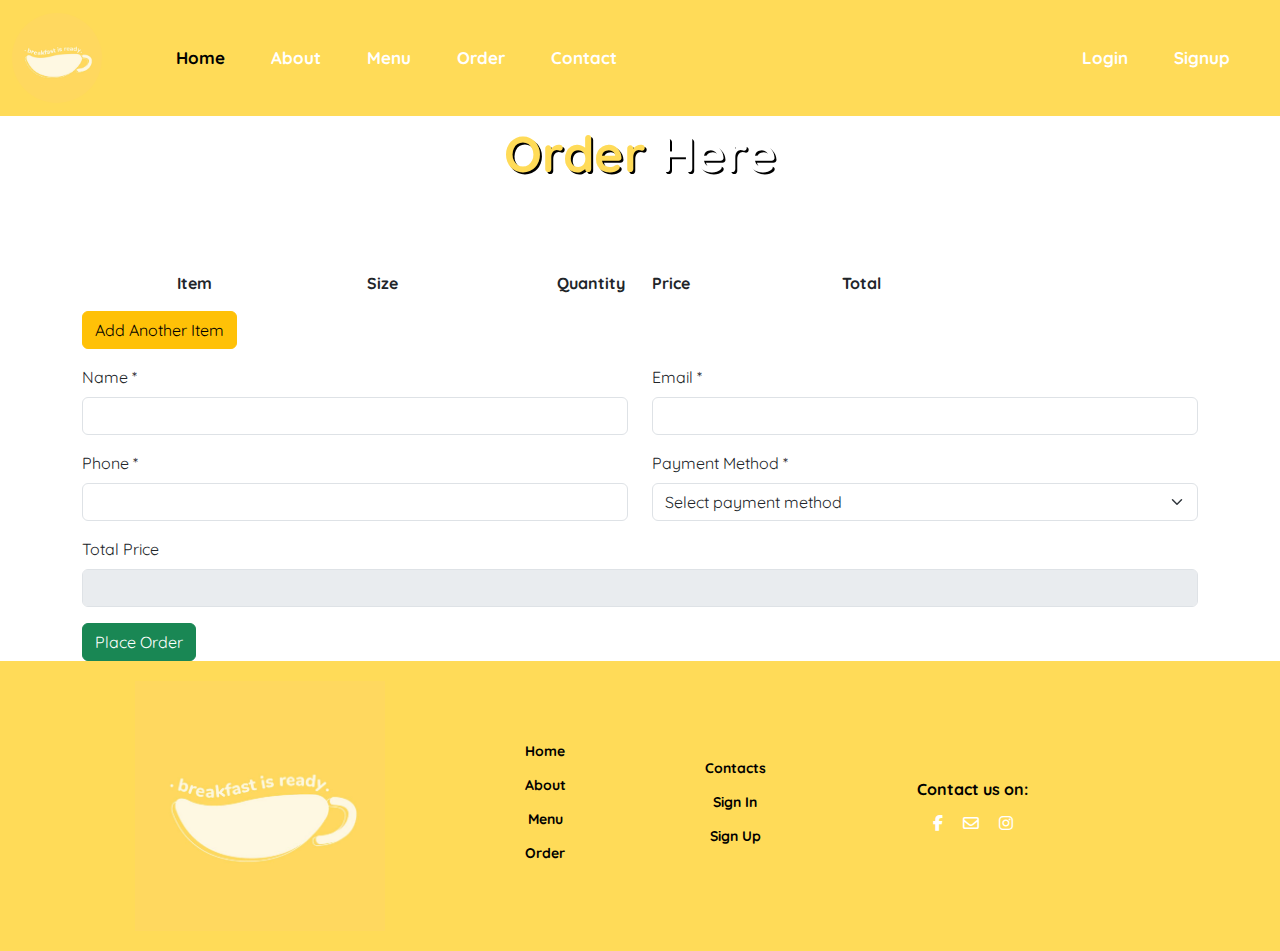
<file: orders.html>
<!doctype html>
<html lang="en">
<head>
  <meta charset="utf-8">
  <meta name="viewport" content="width=device-width, initial-scale=1">
  <title>Breakfast Is Ready - Order</title>
  <link href="https://cdn.jsdelivr.net/npm/bootstrap@5.3.3/dist/css/bootstrap.min.css" rel="stylesheet" integrity="sha384-QWTKZyjpPEjISv5WaRU9OFeRpok6YctnYmDr5pNlyT2bRjXh0JMhjY6hW+ALEwIH" crossorigin="anonymous">
  <link rel="preconnect" href="https://fonts.googleapis.com">
  <link rel="preconnect" href="https://fonts.gstatic.com" crossorigin>
  <link href="https://fonts.googleapis.com/css2?family=Bakbak+One&family=Bebas+Neue&family=Jost:wght@510&family=Magra:wght@400;700&family=Montserrat+Alternates:ital,wght@0,100;0,200;0,300;0,400;0,500;0,600;0,700;0,800;0,900&family=Pathway+Gothic+One&family=Poppins:ital,wght@0,100;0,200;0,300;0,400;0,500;0,600;0,700;0,800;0,900&family=Quicksand:wght@300..700&family=Roboto:ital,wght@0,100;0,300;0,400;0,500;0,700;0,900;1,100;1,300;1,400;1,500;1,700;1,900&family=Saira+Condensed:wght@100;200;300;400;500;600;700;800;900&family=Truculenta:opsz,wght@12..72,100..900&display=swap" rel="stylesheet">
  <link rel="stylesheet" href="https://cdnjs.cloudflare.com/ajax/libs/font-awesome/6.5.2/css/all.min.css">
  <link rel="stylesheet" href="style.css">
  <style>
    .order-item img {
      width: 50px;
      height: 50px;
      margin-top: -10px;
      margin-left: 25px;
    }
    .readonly-input {
      background-color: #e9ecef;
      cursor: not-allowed;
    }
    .col-md-1.d-flex button {
      margin-bottom: 12px;
    }
    .summary-section {
  border: 1px solid #e0e0e0;
  border-radius: 8px;
  padding: 16px;
  margin-top: 20px;
}

.summary-item {
  display: flex;
  justify-content: space-between;
  margin-bottom: 10px;
}

.item-label {
  font-weight: bold;
}

.item-value {
  flex: 1;
  text-align: right;
}
    .order-placed-message {
      font-size: 1.5em;
      font-weight: bold;
      color: green;
      text-align: center;
      margin-bottom: 100px;
    }
  </style>
</head>
<body>
    <div class="all-content">
      <nav class="navbar navbar-expand-lg" id="navbar">
        <div class="container-fluid">
          <a class="navbar-brand" href="#" id="logo"><img src="logo.jpg"></a>
          <button class="navbar-toggler" type="button" data-bs-toggle="collapse" data-bs-target="#navbarSupportedContent" aria-controls="navbarSupportedContent" aria-expanded="false" aria-label="Toggle navigation">
            <span><i class="fa-solid fa-bars" style="color: white; font-size: 23px;"></i></span>
          </button>
          <div class="collapse navbar-collapse" id="navbarSupportedContent">
            <ul class="navbar-nav me-auto mb-2 mb-lg-0">
              <li class="nav-item">
                <a class="nav-link active" aria-current="page" href="index.html">Home</a>
              </li>
              <li class="nav-item">
                <a class="nav-link" href="about.html">About</a>
              </li>
              <li class="nav-item">
                <a class="nav-link" href="menu.html">Menu</a>
              </li>
              <li class="nav-item">
                <a class="nav-link" href="orders.html">Order</a>
              </li>
              <li class="nav-item">
                <a class="nav-link" href="contact.html">Contact</a>
              </li>
            </ul>
            <!-- Login and Signup Links -->
            <ul class="navbar-nav ms-auto mb-2 mb-lg-0">
              <li class="nav-item">
                <a class="nav-link" href="ChooseLogin.php">Login</a>
              </li>
              <li class="nav-item">
                <a class="nav-link" href="Registration.php">Signup</a>
              </li>
            </ul>
          </div>
        </div>
        
      </nav>

    <section id="order">
      <div class="container">
        <div class="heading">Order <span>Here</span></div>
        <form id="orderForm">
          <div class="row mb-3">
            <div class="col-md-1"></div>
            <div class="col-md-2"><strong>Item</strong></div>
            <div class="col-md-2"><strong>Size</strong></div>
            <div class="col-md-1"><strong>Quantity</strong></div>
            <div class="col-md-2"><strong>Price</strong></div>
            <div class="col-md-2"><strong>Total</strong></div>
            <div class="col-md-2"></div>
          </div>
          <div id="orderItems"></div>
          <div class="mb-3">
            <button type="button" class="btn btn-warning" id="addItem">Add Another Item</button>
          </div>
          <div class="row">
            <div class="col-md-6 mb-3">
              <label for="customerName" class="form-label">Name *</label>
              <input type="text" class="form-control" id="customerName" required>
            </div>
            <div class="col-md-6 mb-3">
              <label for="customerEmail" class="form-label">Email *</label>
              <input type="email" class="form-control" id="customerEmail" required>
            </div>
            <div class="col-md-6 mb-3">
              <label for="customerPhone" class="form-label">Phone *</label>
              <input type="tel" class="form-control" id="customerPhone" required>
            </div>
            <div class="col-md-6 mb-3">
              <label for="paymentMethod" class="form-label">Payment Method *</label>
              <select class="form-select" id="paymentMethod" required>
                <option value="">Select payment method</option>
                <option value="GCASH">GCASH</option>
                <option value="Cash-On-Delivery">Cash-On-Delivery</option>
              </select>
            </div>
            
          </div>
          <div class="mb-3">
            <label for="totalPrice" class="form-label">Total Price</label>
            <input type="text" class="form-control readonly-input" id="totalPrice" readonly>
          </div>
          <button type="submit" class="btn btn-success">Place Order</button>
        </form>
      </div>
    </section>

    <section id="orderSummary" style="display: none;">
      <div class="container">
        <div class="heading">Order Summary</div>
        <div class="order-placed-message">Your order has been placed!</div>
        <div class="summary-section">
          <div class="summary-item">
            <div class="item-label">Ordered from</div>
            <div class="item-value"><i class="fa-solid fa-store"></i> Breakfast Is Ready</div>
          </div>
          <div class="summary-item">
            <div class="item-label">Total Items</div>
            <div class="item-value"><i class="fa-solid fa-receipt"></i> <span id="itemCount"></span></div>
          </div>
          <div class="summary-item">
            <div class="item-label">Total Price</div>
            <div class="item-value"><i class="fa-solid fa-money-bill-wave"></i> <span id="summaryTotalPrice"></span></div>
          </div>
          <div class="summary-item">
            <div class="item-label">Items</div>
            <div class="item-value" id="summaryItems"></div>
          </div>
          <div class="d-flex justify-content-between align-items-center">
            <div><i class="fa-solid fa-credit-card"></i> Payment Method</div>
            <div id="summaryPaymentMethod"></div>
          </div>
        </div>
        <div id="summaryDetails" class="summary-details mt-4"></div>
        <div class="text-center mt-4">
          <button id="newOrderBtn" class="btn btn-primary">Place Another Order</button>
        </div>
      </div>
    </section>

      <div>
        <footer class="footer text-white">
            <div class="container">
              <div class="row align-items-center">
                <div class="col-md-4 text-center text-md-left mb-3 mb-md-0">
                  <img src="logo.jpg" alt="Logo" class="footer-logo">
                </div>
                <div class="col-md-2 text-center">
                  <div class="footer-links">
                    <div><a href="index.html" class="footer-link">Home</a></div>
                    <div><a href="about is.html" class="footer-link">About</a></div>
                    <div><a href="menu.html" class="footer-link">Menu</a></div>
                    <div><a href="orders.html" class="footer-link">Order</a></div>
                  </div>
                </div>
        
                <div class="col-md-2 text-center">
                    <div class="footer-links">
                      <div><a href="contact.html" class="footer-link">Contacts</a></div>
                      <div><a href="#" class="footer-link">Sign In</a></div>
                      <div><a href="#" class="footer-link">Sign Up</a></div>
                    </div>
                  </div>
        
                <div class="col-md-3 text-center text-md-right">
                  <div class="social-media-title">Contact us on:</div>
                  <a href="https://web.facebook.com/breakyready" class="text-white mx-2"><i class="fab fa-facebook-f"></i></a>
                  <a href="breakfastisready2020@gmail.com" class="text-white mx-2"><i class="fa-regular fa-envelope"></i></a>
                  <a href="https://www.instagram.com/breakfast.isready/" class="text-white mx-2"><i class="fab fa-instagram"></i></a>
                </div>
              </div>
            </div>
          </footer>
        
          <script src="https://code.jquery.com/jquery-3.5.1.slim.min.js"></script>
          <script src="https://cdn.jsdelivr.net/npm/@popperjs/core@2.5.4/dist/umd/popper.min.js"></script>
          <script src="https://stackpath.bootstrapcdn.com/bootstrap/4.5.2/js/bootstrap.min.js"></script>
      </div>
      <script>

        
        // Fetch items from get_items.php
        fetch('get_items.php')
          .then(response => response.json())
          .then(data => {
            // Prepare items array from fetched data
            items = data.map(item => ({
              name: item.Name,
              img: item.Image, // Assuming you have image URLs in your data
              price_regular: parseFloat(item.Price),
              price_large: parseFloat(item.Price) + 20 // Assuming price_regular is the base price
            }));
      
            // Initialize order items with the first item
            resetOrderItem();
          })
          .catch(error => console.error('Error fetching items:', error));
      
        let orderItemCount = 1;
      
        function createOrderItem(index) {
          const item = items[index];
          return `
            <div class="row order-item mb-3">
              <div class="col-md-1">
                <img src="${item.img}" alt="${item.name}">
              </div>
              <div class="col-md-2">
                <select class="form-select item-select">
                  ${items.map((item, i) => `<option value="${i}" ${i === index ? 'selected' : ''}>${item.name}</option>`).join('')}
                </select>
              </div>
              <div class="col-md-2">
                <select class="form-select size-select">
                  <option value="regular">Regular</option>
                  <option value="large">Large (+₱20)</option>
                </select>
              </div>
              <div class="col-md-1">
                <input type="number" class="form-control quantity-input" min="1" value="1">
              </div>
              <div class="col-md-2">
                <input type="text" class="form-control price-input readonly-input" value="₱${item.price_regular.toFixed(2)}" readonly>
              </div>
              <div class="col-md-2">
                <input type="text" class="form-control total-input readonly-input" value="₱${item.price_regular.toFixed(2)}" readonly>
              </div>
              <div class="col-md-2 d-flex align-items-center">
                <button type="button" class="btn btn-danger remove-item">Remove</button>
              </div>
            </div>`;
        }
      
        // Function to update total price based on items and quantities
        function updateTotalPrice() {
          let totalPrice = 0;
          document.querySelectorAll('.order-item').forEach(orderItem => {
            const priceField = orderItem.querySelector('.price-input');
            const quantity = parseInt(orderItem.querySelector('.quantity-input').value);
            totalPrice += parseFloat(priceField.value.replace('₱', '')) * quantity;
          });
          document.getElementById('totalPrice').value = '₱' + totalPrice.toFixed(2);
        }
      
        // Function to reset order items (initialization)
        function resetOrderItem() {
          orderItemCount = 1;
          const orderItemsContainer = document.getElementById('orderItems');
          orderItemsContainer.innerHTML = createOrderItem(0);
          updateTotalPrice();
        }
      
        document.addEventListener('DOMContentLoaded', function() {
          // Function to handle quantity input validation and reset
    function handleQuantityInput(input) {
      const quantity = parseInt(input.value);
      if (quantity <= 0) {
        input.value = '1'; // Reset to 1 if less than or equal to 0
      }
    }

    // Event listener for handling quantity input blur
    document.addEventListener('blur', function(event) {
      if (event.target.classList.contains('quantity-input')) {
        handleQuantityInput(event.target);
      }
    }, true); // Use capture phase to ensure early validation

    document.addEventListener('input', function(event) {
  if (event.target.classList.contains('quantity-input')) {
    const quantityInput = event.target;
    if (parseInt(quantityInput.value) <= 0) {
      quantityInput.value = '1';
    }
    updateTotalPrice();
  }
});

          // Event listener for adding another item
          document.getElementById('addItem').addEventListener('click', function() {
            const orderItemsContainer = document.getElementById('orderItems');
            orderItemsContainer.insertAdjacentHTML('beforeend', createOrderItem(0));
            orderItemCount++;
            updateTotalPrice();
          });
      
          // Event listener for payment method selection
          document.getElementById('paymentMethod').addEventListener('change', function() {
    const selectedMethod = this.value;
    const customerPhone = document.getElementById('customerPhone').value;
    const summaryPaymentMethod = document.getElementById('summaryPaymentMethod');

    if (selectedMethod === 'GCASH') {
        summaryPaymentMethod.innerHTML = `<i class="fa-solid fa-credit-card"></i> ${selectedMethod} (${customerPhone})`;
    } else {
        summaryPaymentMethod.innerHTML = `<i class="fa-solid fa-credit-card"></i> ${selectedMethod}`;
    }
});
      
          // Event listener for form submission (placing order)
          document.getElementById('orderForm').addEventListener('submit', function(event) {
            event.preventDefault();
            if (orderItemCount === 0) {
              alert('Please add at least one item to your order.');
              return;
            }
            document.getElementById('order').style.display = 'none';
            document.getElementById('orderSummary').style.display = 'block';
      
            // Prepare selected items for summary
            const selectedItems = [];
            document.querySelectorAll('.order-item').forEach(orderItem => {
              const itemIndex = orderItem.querySelector('.item-select').value;
              const quantity = parseInt(orderItem.querySelector('.quantity-input').value);
              const size = orderItem.querySelector('.size-select').value;
              selectedItems.push(`${items[itemIndex].name} (${size}, x${quantity})`);
            });
      
            // Update summary section with order details
            document.getElementById('itemCount').innerText = ` Total items ordered: ${selectedItems.length}`;
            document.getElementById('summaryTotalPrice').innerText = document.getElementById('totalPrice').value;
            document.getElementById('summaryItems').innerText = selectedItems.join(', ');
      
            // Prepare form data to send
            const formData = new FormData();
            formData.append('customerName', document.getElementById('customerName').value);
            formData.append('customerEmail', document.getElementById('customerEmail').value);
            formData.append('customerPhone', document.getElementById('customerPhone').value);
            formData.append('summaryItems', selectedItems.join(', '));

            let totalPrice = document.getElementById('totalPrice').value;
// Remove the peso sign '₱' if it exists
if (totalPrice.startsWith('₱')) {
    totalPrice = totalPrice.substring(1); // Remove the first character (₱)
}
            formData.append('summaryTotalPrice', totalPrice);
            formData.append('summaryPaymentMethod', document.getElementById('paymentMethod').value);
      
            // Send form data to get_transaction.php using fetch API
            fetch('get_transaction.php', {
                method: 'POST',
                body: formData
              })
              .then(response => response.text())
              .then(data => {
                console.log(data); // Handle success message or redirect
              })
              .catch(error => {
                console.error('Error:', error); // Handle errors
              });
      
            // Update summary details message
            document.getElementById('summaryDetails').innerHTML = `
              <h4>Thank you for your order, ${document.getElementById('customerName').value}!</h4>
              <p>Kindly wait for our staff to contact your number ${document.getElementById('customerPhone').value}.</p>
            `;
          });
      
          // Event listener for starting a new order after completing one
          document.getElementById('newOrderBtn').addEventListener('click', function() {
            document.getElementById('orderSummary').style.display = 'none';
            document.getElementById('order').style.display = 'block';
            document.getElementById('orderForm').reset();
            resetOrderItem();
          });
      
          resetOrderItem(); // Initialize order items
        });
      
        // Event listener for handling changes in order items (size, quantity, etc.)
        document.addEventListener('change', function(event) {
          if (event.target.classList.contains('size-select')) {
            // Handle size selection change
            const orderItem = event.target.closest('.order-item');
            const itemIndex = orderItem.querySelector('.item-select').value;
            const size = event.target.value;
            const priceField = orderItem.querySelector('.price-input');
            const totalField = orderItem.querySelector('.total-input');
      
            if (size === 'regular') {
              priceField.value = '₱' + items[itemIndex].price_regular.toFixed(2);
              totalField.value = '₱' + (items[itemIndex].price_regular * parseInt(orderItem.querySelector('.quantity-input').value)).toFixed(2);
            } else if (size === 'large') {
              priceField.value = '₱' + items[itemIndex].price_large.toFixed(2);
              totalField.value = '₱' + (items[itemIndex].price_large * parseInt(orderItem.querySelector('.quantity-input').value)).toFixed(2);
            }
      
            updateTotalPrice();
          } else if (event.target.classList.contains('item-select')) {
            // Handle item selection change
            const orderItem = event.target.closest('.order-item');
            const itemIndex = event.target.value;
            orderItem.querySelector('img').src = items[itemIndex].img;
            const itemPrice = items[itemIndex].price_regular; // Assuming default to regular size
            orderItem.querySelector('.price-input').value = '₱' + itemPrice.toFixed(2);
            const quantity = parseInt(orderItem.querySelector('.quantity-input').value);
            orderItem.querySelector('.total-input').value = '₱' + (itemPrice * quantity).toFixed(2);
            updateTotalPrice();
          } else if (event.target.classList.contains('quantity-input')) {
            // Handle quantity change
            const orderItem = event.target.closest('.order-item');
            const price = parseFloat(orderItem.querySelector('.price-input').value.replace('₱', ''));
            const quantity = parseInt(event.target.value);
            orderItem.querySelector('.total-input').value = '₱' + (price * quantity).toFixed(2);
            updateTotalPrice();
          }
        });
      
        // Event listener for removing an item from order
        document.addEventListener('click', function(event) {
          if (event.target.classList.contains('remove-item')) {
            event.target.closest('.order-item').remove();
            orderItemCount--;
            updateTotalPrice();
          }
        });
      </script>
</body>
</html>
</file>
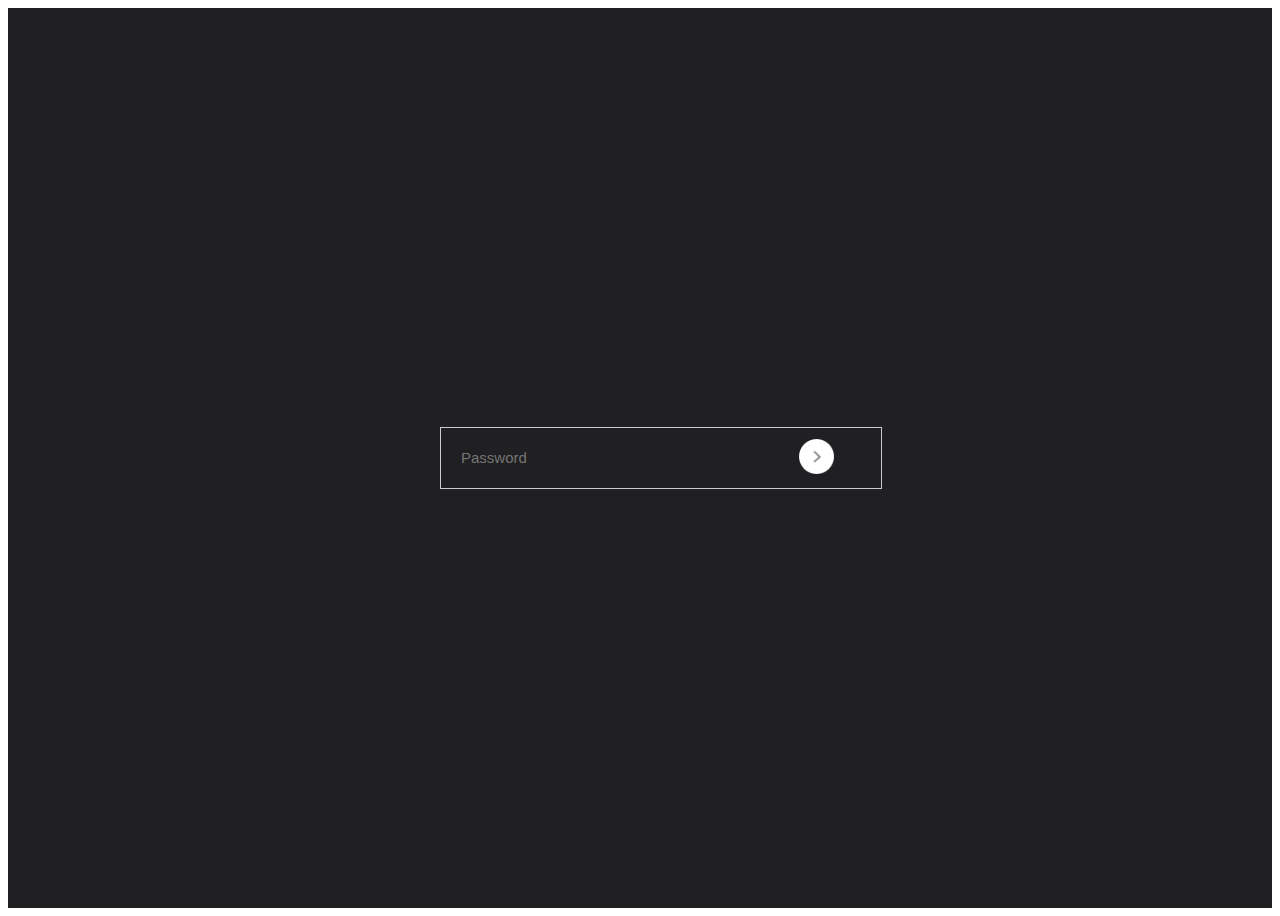
<file: password strength Code Scractch.html>
<!DOCTYPE html>
<html lang="en">
<head>
    <meta charset="UTF-8">
    <meta name="viewport" content="width=device-width, initial-scale=1.0">
    <title>Password Strength</title>
    <style>
        .container{
            height: 100vh;
            width: 100%;
            background: #201f21;
            display: flex;
            align-items: center;
            justify-content: center;
        }
        .input-box{
            width: 400px;
            max-width: 90%;
            position: relative;
        }
        .input-box input{
            width: 100%;
            height: 60px;
            padding: 0 20px;
            border: 1px solid #ccc;
            outline: none;
            color: #fff;
            background: transparent;
        }
        button{
            background: transparent;
            border: 0;
            outline: none;
            border-radius: 50%;
            cursor: pointer;
            position: absolute;
            top: 50%;
            transform: translateY(-50%);
            right: 0px;
        }
        button img{
            width: 35px;
        }
        #message{
            position: absolute;
            bottom: -35px;
            color: #fff;
            font-size: 15px;
            display: none;
        }
        ::placeholder{
            font-size: 15px;
        }
    </style>
</head>
<body>
    <div class="container">
        <div class="input-box">
            <input type="password" id="password" placeholder="Password">
            <button type="submit"><img src="arrow.png"></button>
            <p id="message">Password is <span id="strength"></span></p>
        </div>
    </div>

    <script>
        
        var pass = document.getElementById("password");
        var msg = document.getElementById("message");
        var str = document.getElementById("strength");

        pass.addEventListener('input', () => {
            if(pass.value.length > 0){
                msg.style.display = "block";
            }
            else{
                msg.style.display = "none";
            }
            if(pass.value.length < 4){
                str.innerHTML = "weak";
                pass.style.borderColor = "#ff5925";
                msg.style.color = "#ff5925";
            }
            else if(pass.value.length >=4 && pass.value.length < 8){
                str.innerHTML = "medium";
                pass.style.borderColor = "yellow";
                msg.style.color = "yellow";
            }
            else if(pass.value.length >= 8){
                str.innerHTML = "strong";
                pass.style.borderColor = "#26d730";
                msg.style.color = "#26d730";
            }
        })

    </script>
</body>
</html>
</file>
<file: style.css>
*{
    margin: 0;
    padding: 0;
    box-sizing: border-box;
    font-family: "Quicksand", sans-serif;
}
.all-content{
    background: white;
}
html ::-webkit-scrollbar-track{
    background: transparent;
}
html ::-webkit-scrollbar-thumb{
    background: #FFDB58;
    border-radius: 10px;
}
html ::-webkit-scrollbar{
    width: 10px;
}

#navbar{
    background-color: #FFDB58;
}
#logo img{
    border-radius: 100px;
    width: 90px;
}
.navbar-nav{
    margin-left: 50px;
}
.nav-item .nav-link{
    color: white;
    margin-right: 30px;
    font-family: "Quicksand", sans-serif;
    font-optical-sizing: auto;
    font-weight: 700;
    font-style: normal;
    font-size: 17px;
    text-shadow: black;
    transition: 0.5s;
}
.nav-item .nav-link:hover{
    background: white;
    border-radius: 5px;
    color: #FFDB58;
}
#navbar form button{
    background: #dcbf55d7;
    color: aliceblue;
    text-shadow: black;
    border: 1px solid white;
}

#home{
    width: 100%;
    height: 90vh;
    background-image: url(bg.png);
    background-size: cover;
    background-repeat: no-repeat;
}
#home .content{
    padding-top: 150px;
    margin-left: 90px;
}
#home .content h3{
    font-size: 50px;
    color: white;
    font-weight: 700;
    text-shadow:2px 2px black;
}
#home .content p{
    font-size: 20px;
    color: #bda345;
    font-weight: 700;
    text-shadow: 1px 1px black;
    text-align: justify;
}
#btn{
    width: 150px;
    height: 36px;
    margin-top: 20px;
    background: #FFDB58;
    border-radius: 100px;
    border: none;
    color: white;
    font-family: "Quicksand", sans-serif;
    font-optical-sizing: auto;
    font-weight: 700;
    font-style: normal;
    transition: 0.5s;
    cursor: pointer;
}
#btn:hover{
    background: white;
    color:#FFDB58;
}


#about{
    width: 100%;
    height: 100vh;
    background-color: #efe3b9;
}
#about .container{
    padding-top: 30px;
}
.heading{
    text-align: center;
    margin-bottom: 50px;
    color: #FFDB58;
    font-size: 50px;
    font-weight: 700;
    text-shadow: 2px 2px black;
    padding-bottom: 30px;
}
.heading span{
    color: white;
}
#about .card{
    border-radius: 10px;
}
#about .card img{
    border-radius: 10px;
}
#about-btn{
    width: 200px;
    height: 36px;
    background: transparent;
    border: 2px solid #bda345;
    color: #bda345;
    border-radius: 100px;
    font-family: "Quicksand", sans-serif;
    font-optical-sizing: auto;
    font-weight: 700;
    font-style: normal;
    cursor: pointer;
    transition: 0.5s;
}
#about-btn:hover{
    background: #e8daa5;
    color: white;
    border: 2px solid #e8daa5;
}
@media screen and (max-wdith:982px){
    #about p{
        font-size: 10px;
        font-weight: 700;
    }
}
@media screen and (max-wdith:766px){
    #about p{
        font-size: 20px;
        font-weight: 700;
    }
    #about{
        height: 120vh;
    }
}
#about h3{
    padding-top: 20px;
    font-weight: 800;
    font-size: 30px;
}


#top-cards{
    width: 100%;
    height: 110vh;
    background-image: url(bg3.png);
    background-repeat: no-repeat;
    background-size: cover;
}
.heading2{
    color: white;
    text-align: center;
    font-size: 50px;
    font-weight: 700;
    text-shadow: 2px 2px black;
    padding-top: 60px;
}
.heading2 span{
    color:#bda345;
    text-shadow: 2px 2px black;
}
#top-cards .container{
    margin-top: 30px;
}
#top-cards .card{
    border-radius: 10px;
    transition: 0.5s;
    cursor: pointer;
    height: auto;
    width: 250px;
    text-align: center;
}
#top-cards .card img{
    border-radius: 10px;
    height: auto;
    width: 250px;
    text-align: center;
}
#top-cards .card:hover{
    transform: translateY(-10px);
}


#contact {
    width: 100%;
    height: 100vh;
    padding-top: 60px;
}
#contact .container{
    width: 100%;
    height: 80vh;
    background: linear-gradient(90deg, white 80%, #FFDB58 20%);
    border-radius: 10px;
}
.heading3{
    font-size: 40px;
    font-weight: 700;
    margin-top: 50px;
    color: #FFDB58;
    text-shadow: 2px 2px black;
}
.heading3 span {
    color: white;
    text-shadow: 2px 2px black;
}
.heading3 p {
    font-weight: bold;
    font-size: 13px;
    color: black;
}
#contact input {
    width: 360px;
    border: none;
    border-bottom: 1px solid #bda345;
}
#contact-btn {
    width: 200px;
    height: 36px;
    border: none;
    background: #bda345;
    color: white;
    font-weight: bold;
    margin-top: 30px;
    cursor: pointer;
    border-radius: 100px;
}
#col{
    width: 40%;
    height: 56vh;
    background: rgb(105, 98, 3);
    margin-top: 78px;
    border-radius: 10px;
}
#contact h1{
    color: white;
    font-size: 25px;
    margin-top: 10px;
    margin-left: 10px;
    font-weight: 700;
}
#contact #col p{
    font-size: 15px;
    color: white;
    margin-left: 13px;
    margin-top: 30px;
}
@media screen and (max-width:766px){
    #contact .container {
        background: white;
    }

    #col {
        width: 100%;
        background: #efe3b9;
    }

    #contact {
        height: 150vh;
    }
}
@media screen and (max-width:400px){
    #contact input{
        width: 250px;
    }
}

#footer{
    width: 100%;
    background: #efe3b9;
    margin-top: 100px;
}
.footer-logo img{
    width: 90px;
    border-radius: 10px;
    margin-top: 30px;
    cursor: pointer;
}
.social-links{
    font-size: 20px;
    margin-top: 30px;
    padding: 10px;
    background: #efe3b9;
    color: black;
    border-radius: 10px;
    cursor: pointer;
}
.credits{
    color: black;
    margin-top: 20px;
    text-shadow: 0px 0px 1px black;
}
.copyright span{
    color: black;
}

#beverages .btn-primary {
    background-color: yellow;
    color: black;
    border: none;
    transition: all 0.3s ease;
  }

#menu .btn-primary {
    background-color: yellow;
    color: black;
    border: none;
    transition: all 0.3s ease;
  }

#menu .btn-primary:hover {
    background-color: #ffc107;
    color: black;
  }

  #beverages .btn-primary:hover {
    background-color: #ffc107;
    color: black;
  }

  /* Align button to the middle */
  .card-body {
    display: flex;
    flex-direction: column;
    justify-content: space-between;
  }
  .footer {
    background-color: #FFDB58;
    padding: 20px 0;
  }
  
  .footer-logo {
    max-height: 250px;
  }
  
  .footer-links {
    display: flex;
    flex-direction: column;
    align-items: center;
    font-weight: 800;
  }
  
  .footer-links > div {
    margin-bottom: 10px;
  }
  
  .footer-link {
    color: #000000;
    font-size: 14px;
    text-decoration: none;
  }
  
  .footer-link:hover {
    text-decoration: underline;
  }
  
  .social-media-title {
    font-size: 16px;
    margin-bottom: 10px;
    color: #000000;
    font-weight: 800;
  }
  
  @media (max-width: 768px) {
    .footer-logo {
      margin-bottom: 50px;
      color: #000000;
    }
  
    .footer-links {
      margin-bottom: 50px;
      color: #000000;
    }
  }
  body {
    font-family: Arial, sans-serif;
    margin: 0;
    padding: 0;
    background-color: #f5f5f5;
}

.card-container {
    display: flex;
    flex-wrap: wrap;
    justify-content:center;
    padding: 20px;
    gap: 20px;
}

.card {
    background-color: #fff;
    border-radius: 8px;
    box-shadow: 0 4px 8px rgba(0, 0, 0, 0.1);
    padding: 20px;
    max-width: 300px;
    width: 100%;
}

.card h2 {
    color: #f4ca21;
    font-size: 1.5em;
    margin-bottom: 10px;
    text-align: center;
    font-weight: 800;
}

.card p {
    color: #666666;
    font-size: 1em;
    line-height: 1.5em;
    text-align: justify;
}

@media (max-width: 600px) {
    .card-container {
        flex-direction: column;
        align-items: center;
    }
}
</file>
